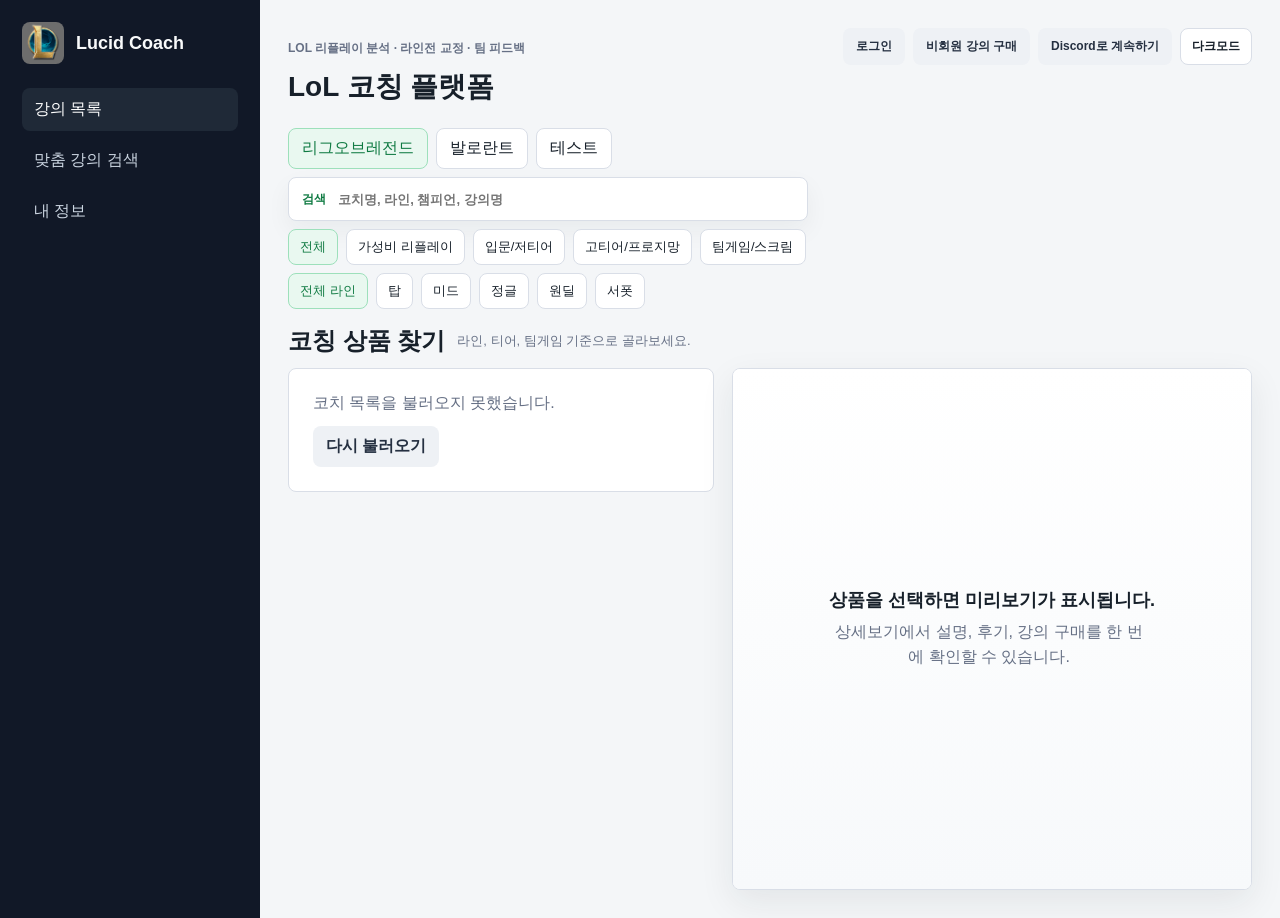
<file: docs/index.html>
﻿<!doctype html>
<html lang="ko">
<head>
  <meta charset="utf-8">
  <meta name="viewport" content="width=device-width, initial-scale=1">
  <title>Lucid Coach</title>
  <link rel="stylesheet" href="styles.css">
</head>
<body>
  <div class="app-shell">
    <aside class="sidebar">
      <button class="brand" id="homeLogo" type="button" aria-label="홈으로 이동">
        <img src="assets/logo.jpg" alt="">
        <div>
          <strong>Lucid Coach</strong>
        </div>
      </button>
      <nav class="nav" aria-label="main">
        <button class="nav-item active" data-view="market" id="navMarket"></button>
        <button class="nav-item" data-action="coachSearch" id="navCoachSearch" type="button">맞춤 강의 검색</button>
        <button class="nav-item" data-view="student" id="navStudent"></button>
      </nav>
      <section class="side-role-menu" id="sideRoleMenu" hidden></section>
      <section class="side-coaches" aria-label="코치 목록">
        <span class="label">코치 목록</span>
        <div id="sideCoachList"></div>
      </section>
      <div class="side-panel">
        <span class="label" id="sideLabel"></span>
        <p id="sideCopy"></p>
      </div>
    </aside>

    <main class="main">
      <section class="topbar">
        <div>
          <p class="eyebrow" id="heroEyebrow"></p>
          <h1 id="heroTitle"></h1>
        </div>
        <div class="topbar-actions">
          <div class="user-actions">
            <button class="secondary user-action" id="loginOpenBtn" type="button">로그인</button>
            <button class="secondary user-action" id="guestBuyOpenBtn" type="button">비회원 강의 구매</button>
            <button class="secondary user-action" id="discordConnectBtn" type="button" hidden>Discord 연결</button>
            <button class="theme-toggle" id="themeToggleBtn" type="button" aria-pressed="false">다크모드</button>
          </div>
          <details class="admin-menu" hidden>
            <summary>관리</summary>
            <div>
              <button type="button" data-admin-view="bookings" id="navBookings"></button>
              <button type="button" data-admin-view="admin" id="navAdmin"></button>
              <button type="button" data-admin-view="users" id="navUsers">회원 관리</button>
            </div>
          </details>
        </div>
      </section>

      <section class="view active" id="marketView">
        <div class="toolbar">
          <div class="tabs" id="categoryTabs"></div>
        </div>
        <div class="filter-block">
          <label class="search">
            <span id="searchLabel"></span>
            <input id="searchInput" type="search">
          </label>
          <div class="filter-row" id="typeTabs"></div>
          <div class="filter-row" id="segmentTabs"></div>
        </div>
        <section class="featured-section" id="featuredSection">
          <div class="market-head">
            <h2 id="featuredTitle"></h2>
            <span id="featuredHint"></span>
          </div>
          <div class="featured-grid" id="featuredList"></div>
        </section>
        <div class="market-head list-head">
          <h2 id="expertTitle"></h2>
          <span id="expertHint"></span>
        </div>
        <div class="layout">
          <section class="coach-list" id="coachList"></section>
          <section class="detail-panel" id="coachDetail"></section>
        </div>
      </section>

      <section class="view" id="studentView">
        <div class="section-head student-head">
          <div>
            <p class="eyebrow">수강생 화면</p>
            <h2>내 강의 홈</h2>
          </div>
          <div class="student-balance">
            <span>사용 가능 포인트</span>
            <strong>0원</strong>
          </div>
        </div>
        <div class="student-dashboard" id="studentViewContent"></div>
      </section>

      <section class="view" id="bookingsView">
        <div class="section-head">
          <div>
            <p class="eyebrow" id="bookingEyebrow"></p>
            <h2 id="bookingTitle"></h2>
          </div>
          <button class="secondary" id="clearBookingsBtn"></button>
        </div>
        <div class="booking-tools">
          <select id="bookingStatusFilter"></select>
          <input id="bookingSearchInput" type="search" placeholder="수강생 또는 코치명 검색">
        </div>
        <div class="table-wrap">
          <table>
            <thead>
              <tr>
                <th id="thStatus"></th>
                <th id="thStudent"></th>
                <th id="thLesson"></th>
                <th id="thTime"></th>
                <th id="thContact"></th>
                <th id="thMemo"></th>
                <th>처리</th>
              </tr>
            </thead>
            <tbody id="bookingRows"></tbody>
          </table>
        </div>
        <section class="booking-detail-panel" id="bookingDetail" hidden></section>
        <section class="refund-admin-panel" id="refundAdminPanel"></section>
      </section>

      <section class="view" id="adminView">
        <div class="section-head">
          <div>
            <p class="eyebrow" id="adminEyebrow"></p>
            <h2 id="adminTitle"></h2>
          </div>
        </div>
        <div class="booking-tools admin-coach-tools">
          <input id="adminCoachSearchInput" type="search" placeholder="코치명 또는 코치 키 검색" aria-label="코치 검색">
          <button class="secondary" id="reloadAdminCoachSettingsBtn" type="button">새로고침</button>
        </div>
        <form class="admin-form" id="coachForm">
          <input type="hidden" id="coachId">
          <label hidden><span id="labelCategory"></span>
            <select id="coachCategory">
              <option value="league" id="optLeague"></option>
              <option value="valorant" id="optValorant"></option>
              <option value="academy" id="optAcademy"></option>
            </select>
          </label>
          <label hidden><span id="labelName"></span><input id="coachName"></label>
          <label hidden><span id="labelTagline"></span><input id="coachTagline"></label>
          <div class="price-builder" hidden>
            <label><span>가격</span><input id="coachPriceAmount" inputmode="numeric" placeholder="예: 70000"></label>
            <label><span>기준</span>
              <select id="coachPriceUnitType">
                <option value="time">시간</option>
                <option value="game">게임</option>
              </select>
            </label>
            <label><span>단위</span>
              <select id="coachPriceUnit"></select>
            </label>
            <input id="coachPrice" type="hidden">
          </div>
          <fieldset class="choice-field" hidden>
            <legend id="labelPurpose"></legend>
            <div class="choice-grid" id="coachPurposeChoices"></div>
          </fieldset>
          <fieldset class="choice-field" hidden>
            <legend id="labelRoles"></legend>
            <div class="choice-stack" id="coachRoleChoices"></div>
          </fieldset>
          <input id="coachImage" type="hidden">
          <input id="coachFeaturedImage" type="hidden">
          <input id="coachDetailImage" type="hidden">
          <label class="image-position-raw" hidden><span id="labelImagePosition"></span><input id="coachImagePosition" readonly></label>
          <div class="image-upload-grid wide" hidden>
            <div class="image-upload-card">
              <label><span>상단 추천 이미지 <small>엠버서더/최우수 노출용 · 권장 1200x675</small></span><input id="coachFeaturedImageFile" type="file" accept="image/*"></label>
              <div class="image-preview banner-preview">
                <div class="image-preview-frame banner" id="coachFeaturedImagePreview"></div>
                <span>추천 상단 카드에 표시</span>
              </div>
              <button type="button" class="secondary image-crop-button" id="openFeaturedCropBtn">상단 추천 이미지 범위 지정</button>
            </div>
            <div class="image-upload-card">
              <label><span>일반 목록 이미지 <small>목록 카드용 · 권장 520x520</small></span><input id="coachImageFile" type="file" accept="image/*"></label>
              <div class="image-preview thumbnail-preview">
                <div class="image-preview-frame" id="coachImagePreview"></div>
                <span>상품 목록 카드에 표시</span>
              </div>
              <button type="button" class="secondary image-crop-button" id="openCropBtn">일반 목록 이미지 범위 지정</button>
            </div>
            <div class="image-upload-card">
              <label><span>상세 설명 이미지 <small>상세 패널용 · 권장 1200x675</small></span><input id="coachDetailImageFile" type="file" accept="image/*"></label>
              <div class="image-preview banner-preview">
                <div class="image-preview-frame banner" id="coachDetailImagePreview"></div>
                <span>오른쪽 상세 화면에 표시</span>
              </div>
              <button type="button" class="secondary image-crop-button" id="openDetailCropBtn">상세 설명 이미지 범위 지정</button>
            </div>
          </div>
          <div class="admin-selected-coach" id="adminSelectedCoach">코치 목록에서 관리할 코치를 선택하세요.</div>
          <fieldset class="choice-field">
            <legend id="labelBadges"></legend>
            <div class="badge-picker">
              <select id="coachBadgeSelect"></select>
              <button type="button" class="secondary" id="addCoachBadgeBtn">추가</button>
            </div>
            <div class="choice-grid" id="coachBadgeChoices"></div>
          </fieldset>
          <label><span>강의 수수료율 (%)</span><input id="coachCommissionRate" type="number" min="0" max="100" step="1" inputmode="numeric" placeholder="예: 10"></label>
          <label class="wide"><span>특이사항</span><textarea id="coachAdminNote" rows="4" maxlength="2000" placeholder="관리자만 보는 메모"></textarea></label>
          <label class="wide" hidden><span id="labelBio"></span><textarea id="coachBio" rows="4"></textarea></label>
          <div class="form-actions">
            <button type="submit" class="primary" id="saveCoachBtn"></button>
            <span class="save-status" id="coachSaveStatus" aria-live="polite"></span>
          </div>
        </form>
        <div class="admin-list" id="adminCoachList"></div>
      </section>

      <section class="view" id="usersView">
        <div class="section-head">
          <div>
            <p class="eyebrow">관리자 화면</p>
            <h2>회원 관리</h2>
          </div>
          <button class="secondary" id="reloadUsersBtn" type="button">새로고침</button>
        </div>
        <div class="booking-tools user-tools">
          <input id="userSearchInput" type="search" placeholder="닉네임, 이메일, 코치명 검색" aria-label="회원 검색">
        </div>
        <div class="table-wrap">
          <table>
            <thead>
              <tr>
                <th>닉네임</th>
                <th>이메일</th>
                <th>권한</th>
                <th>Discord</th>
                <th>처리</th>
              </tr>
            </thead>
            <tbody id="userRows"></tbody>
          </table>
        </div>
        <div class="section-head compact-head">
          <div>
            <p class="eyebrow">신청 확인</p>
            <h2>코치 등록 요청</h2>
          </div>
        </div>
        <div class="table-wrap">
          <table>
            <thead>
              <tr>
                <th>신청자</th>
                <th>코치명</th>
                <th>소개</th>
                <th>상태</th>
                <th>처리</th>
              </tr>
            </thead>
            <tbody id="coachRequestRows"></tbody>
          </table>
        </div>
      </section>

      <section class="view" id="coachApplyView">
        <div class="section-head">
          <div>
            <p class="eyebrow">코치 등록</p>
            <h2>코치 등록 요청</h2>
          </div>
        </div>
        <form class="admin-form coach-apply-form" id="coachApplyForm">
          <label>코치 이름<input name="coachName" required placeholder="예: 루시드 코치"></label>
          <label>게임<input name="game" value="리그오브레전드"></label>
          <label>주 포지션 / 전문 분야<input name="mainRole" placeholder="예: 미드, 정글, 라인전, 팀게임"></label>
          <label>현재 티어 / 경력<input name="tier" placeholder="예: 마스터, 팀 코치 경험 1년"></label>
          <label>희망 가격<input name="price" placeholder="예: 30,000원 / 1게임"></label>
          <label>연락처<input name="contact" required placeholder="디스코드 또는 이메일"></label>
          <label class="wide">한 줄 소개<textarea name="intro" required rows="3" placeholder="예: 미드 라인전과 로밍 타이밍을 빠르게 잡아드립니다."></textarea></label>
          <label class="wide">관리자에게 남길 내용<textarea name="sample" rows="5" placeholder="코칭 방식, 가능 시간, 대표 챔피언, 경력 등을 적어주세요."></textarea></label>
          <div class="form-actions">
            <button class="primary" type="submit" id="coachApplySubmitBtn">요청 보내기</button>
            <span class="save-status" id="coachApplyStatus" aria-live="polite"></span>
          </div>
        </form>
      </section>

      <section class="view" id="coachSelfView">
        <div class="section-head coach-self-head">
          <div>
            <p class="eyebrow">코치 개인 화면</p>
            <h2>내 강의 관리</h2>
          </div>
          <div class="coach-self-tabs" id="coachSelfTabs"></div>
        </div>
        <div class="coach-self-layout">
          <section class="coach-self-preview">
            <div class="market-head">
              <h2 id="coachSelfName">코치 선택</h2>
              <span id="coachSelfHint">강의를 선택하면 오른쪽에서 수정합니다.</span>
            </div>
            <div id="coachSelfProfile"></div>
            <div id="coachAvailabilityPanel"></div>
          </section>
          <section class="coach-self-editor" id="coachSelfEditor">
            <div class="detail-empty">
              <strong>강의를 선택해주세요.</strong>
              <span>선택한 코치의 강의만 여기에서 개별 수정할 수 있습니다.</span>
            </div>
          </section>
        </div>
      </section>
    </main>
  </div>

  <template id="bookingFormTemplate">
    <form class="booking-form" id="bookingForm">
      <input name="student" type="hidden">
      <div class="booking-student-auto" id="bookingStudentAuto" hidden></div>
      <label><span id="bookingContactLabel"></span><input name="contact" required></label>
      <label id="bookingTimeField"><span id="bookingTimeLabel"></span><input name="time" required></label>
      <div class="availability-picker" id="bookingAvailabilityPicker" hidden>
        <label><span>예약 가능한 시간 선택</span><select id="bookingAvailabilitySlot" name="availabilitySlotId"></select></label>
         <small>코치가 등록한 빈 시간만 선택할 수 있습니다.</small>
         <small class="booking-validation-error" id="bookingAvailabilityError" role="alert" hidden>예약 가능한 시간을 선택해주세요.</small>
      </div>
      <label><span id="bookingMemoLabel"></span><textarea name="memo" rows="3"></textarea></label>
      <button type="submit" class="primary" id="bookingSubmitBtn"></button>
    </form>
  </template>
  <div class="coach-explorer-modal" id="coachExplorerModal" hidden>
    <div class="coach-explorer-dialog" role="dialog" aria-modal="true" aria-labelledby="coachExplorerTitle">
      <button class="crop-close" id="coachExplorerCloseBtn" type="button" aria-label="닫기">×</button>
      <div class="coach-explorer-head">
        <div>
          <span id="coachExplorerMeta"></span>
          <h3 id="coachExplorerTitle">코치 목록</h3>
        </div>
        <label class="coach-explorer-search">
          <span>검색</span>
          <input id="coachExplorerSearch" type="search" placeholder="코치명, 라인, 강의명">
        </label>
      </div>
      <div class="coach-explorer-filters">
        <div id="coachExplorerRoleFilters"></div>
        <div id="coachExplorerTierFilters"></div>
      </div>
      <div class="coach-explorer-grid" id="coachExplorerGrid"></div>
    </div>
  </div>
  <div class="lesson-detail-modal" id="lessonDetailModal" hidden>
    <div class="lesson-detail-dialog" role="dialog" aria-modal="true" aria-labelledby="lessonDetailTitle">
      <button class="crop-close" id="lessonDetailCloseBtn" type="button" aria-label="닫기">×</button>
      <div id="lessonDetailBody"></div>
    </div>
  </div>
  <div class="auth-modal" id="authModal" hidden>
    <div class="auth-dialog" role="dialog" aria-modal="true" aria-labelledby="authTitle">
      <button class="crop-close" id="authCloseBtn" type="button" aria-label="닫기">×</button>
      <div class="auth-tabs">
        <button type="button" class="active" data-auth-mode="login">로그인</button>
        <button type="button" data-auth-mode="signup">회원가입</button>
        <button type="button" data-auth-mode="guest">비회원 강의 구매</button>
      </div>
      <div id="authBody"></div>
    </div>
  </div>
  <div class="crop-modal" id="cropModal" hidden>
    <div class="crop-dialog">
      <button class="crop-close" id="cropCloseBtn" type="button" aria-label="닫기">×</button>
      <h3 id="cropTitle">이미지 범위 지정</h3>
      <div class="crop-stage">
        <img id="cropImage" alt="">
        <div class="crop-box" id="cropBox"></div>
      </div>
      <div class="crop-controls">
        <label><span>가로</span><input id="cropX" type="range" min="0" max="100" value="50"></label>
        <label><span>세로</span><input id="cropY" type="range" min="0" max="100" value="50"></label>
        <label><span>줌</span><input id="cropSize" type="range" min="18" max="100" value="70"></label>
      </div>
      <button type="button" class="primary" id="applyCropBtn">적용하기</button>
    </div>
  </div>

  <script src="https://js.tosspayments.com/v2/standard"></script>
  <script type="module" src="app.js?v=20260822-6c"></script>
</body>
</html>
</file>
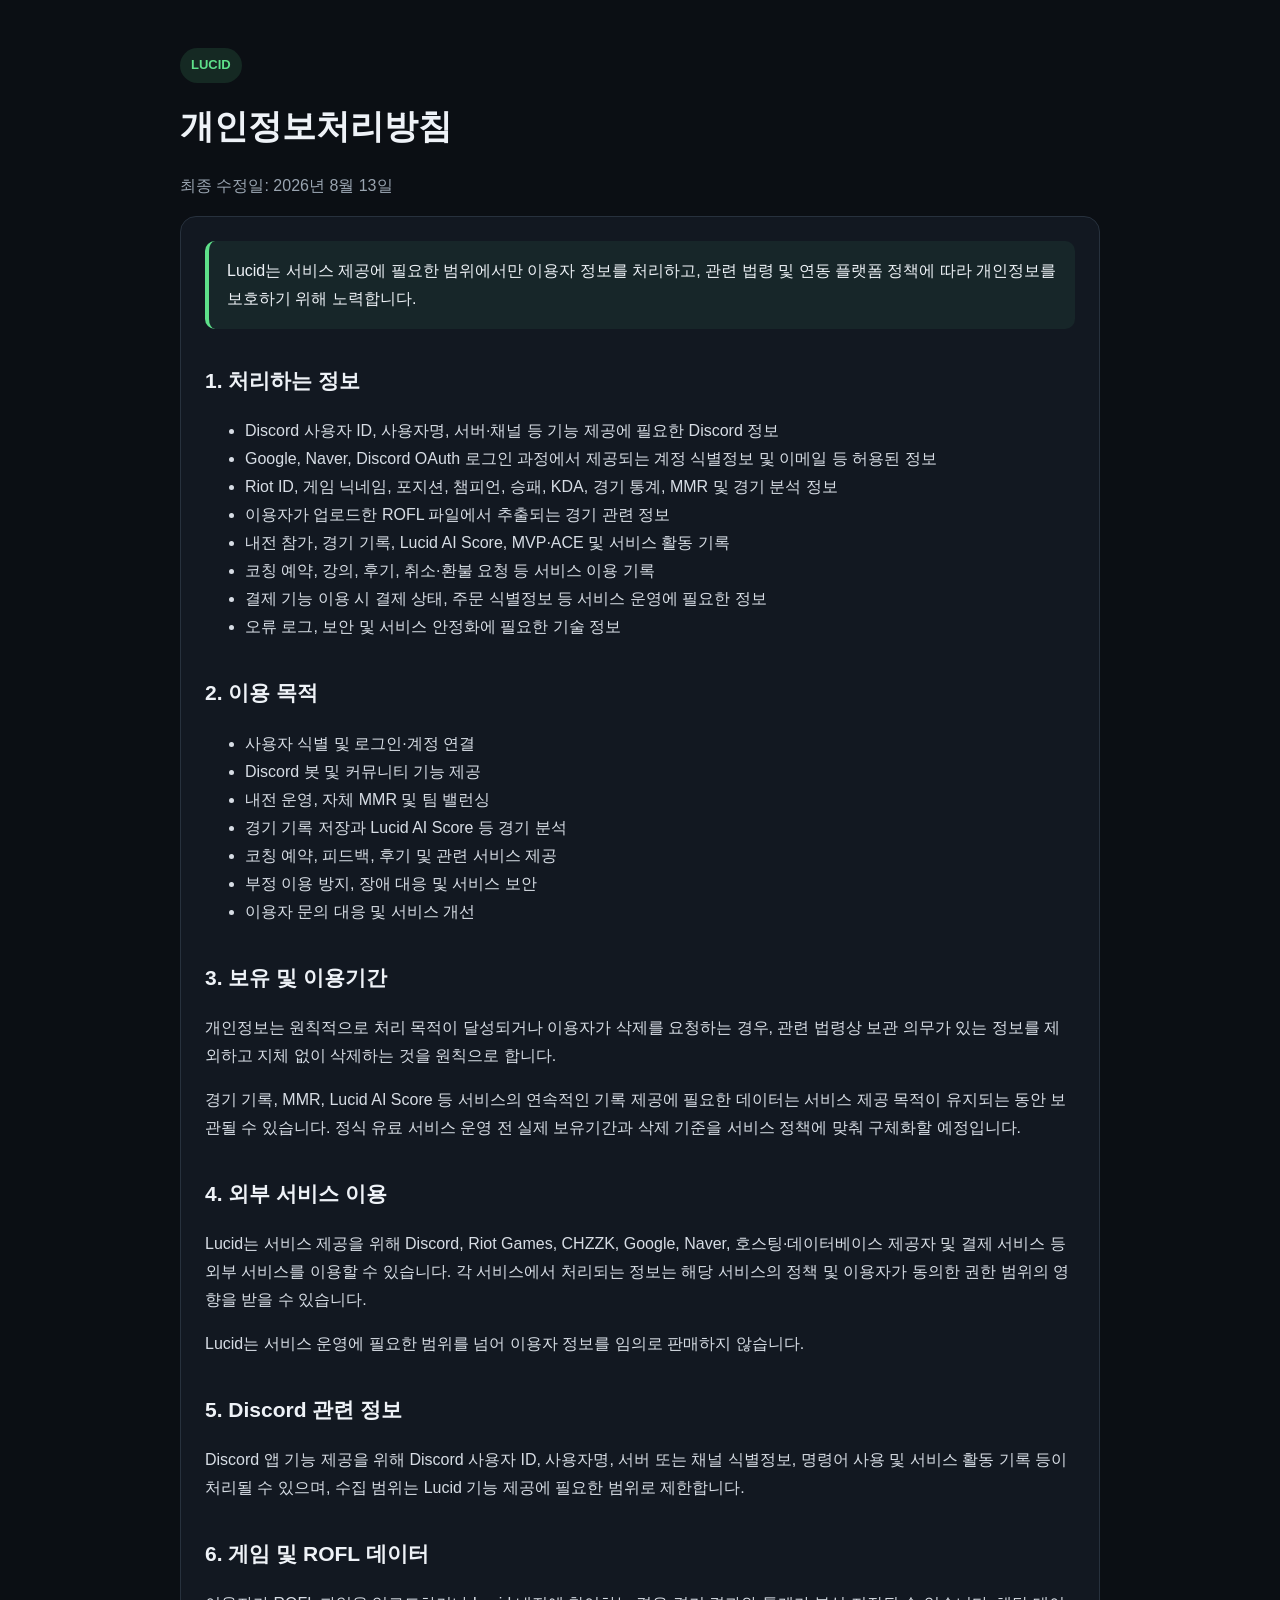
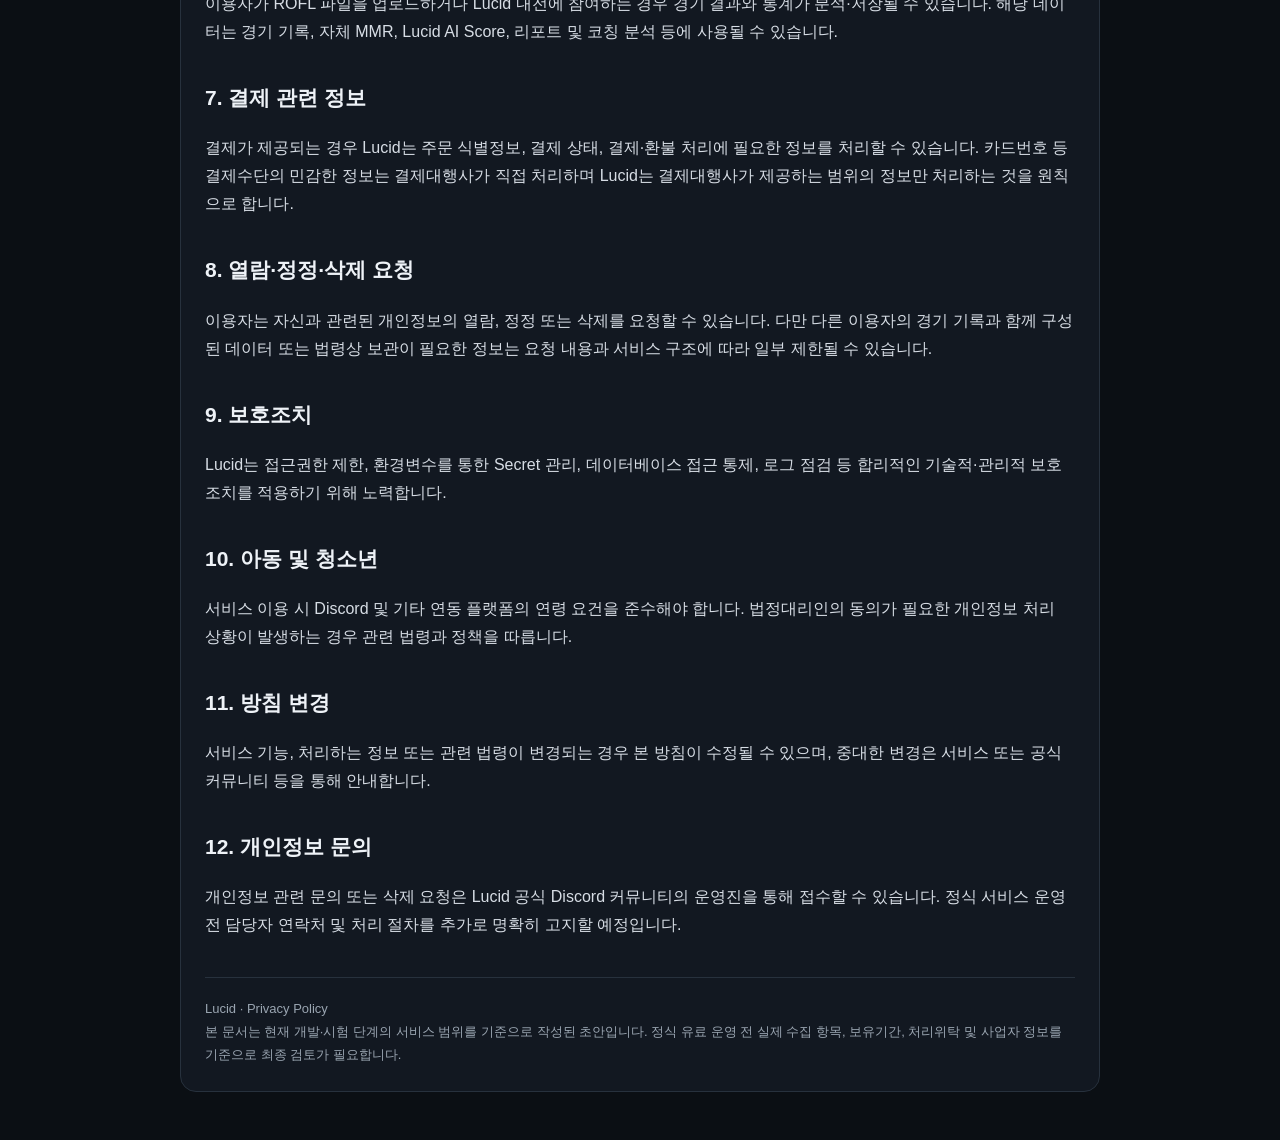
<file: privacy.html>
<!doctype html><html lang="ko"><head><meta charset="utf-8"><meta name="viewport" content="width=device-width,initial-scale=1"><title>Lucid 개인정보처리방침</title><style>
body{margin:0;background:#0b0f14;color:#eef2f7;font-family:-apple-system,BlinkMacSystemFont,"Segoe UI","Noto Sans KR",Arial,sans-serif;line-height:1.75}
main{width:min(920px,calc(100% - 32px));margin:48px auto}
.card{background:#121821;border:1px solid #27313d;border-radius:16px;padding:24px}
h1{font-size:34px;margin:14px 0 6px}h2{font-size:21px;margin-top:34px}
p,li{color:#d7dde5}.muted{color:#9aa5b1}.badge{display:inline-block;padding:6px 11px;border-radius:999px;background:rgba(94,224,138,.12);color:#5ee08a;font-weight:700;font-size:13px}
.notice{padding:16px 18px;border-left:4px solid #5ee08a;background:rgba(94,224,138,.07);border-radius:10px}
footer{margin-top:38px;padding-top:20px;border-top:1px solid #27313d;color:#9aa5b1;font-size:13px}
</style></head><body><main>
<span class="badge">LUCID</span><h1>개인정보처리방침</h1><p class="muted">최종 수정일: 2026년 8월 13일</p>
<div class="card">
<div class="notice">Lucid는 서비스 제공에 필요한 범위에서만 이용자 정보를 처리하고, 관련 법령 및 연동 플랫폼 정책에 따라 개인정보를 보호하기 위해 노력합니다.</div>

<h2>1. 처리하는 정보</h2>
<ul>
<li>Discord 사용자 ID, 사용자명, 서버·채널 등 기능 제공에 필요한 Discord 정보</li>
<li>Google, Naver, Discord OAuth 로그인 과정에서 제공되는 계정 식별정보 및 이메일 등 허용된 정보</li>
<li>Riot ID, 게임 닉네임, 포지션, 챔피언, 승패, KDA, 경기 통계, MMR 및 경기 분석 정보</li>
<li>이용자가 업로드한 ROFL 파일에서 추출되는 경기 관련 정보</li>
<li>내전 참가, 경기 기록, Lucid AI Score, MVP·ACE 및 서비스 활동 기록</li>
<li>코칭 예약, 강의, 후기, 취소·환불 요청 등 서비스 이용 기록</li>
<li>결제 기능 이용 시 결제 상태, 주문 식별정보 등 서비스 운영에 필요한 정보</li>
<li>오류 로그, 보안 및 서비스 안정화에 필요한 기술 정보</li>
</ul>

<h2>2. 이용 목적</h2>
<ul>
<li>사용자 식별 및 로그인·계정 연결</li>
<li>Discord 봇 및 커뮤니티 기능 제공</li>
<li>내전 운영, 자체 MMR 및 팀 밸런싱</li>
<li>경기 기록 저장과 Lucid AI Score 등 경기 분석</li>
<li>코칭 예약, 피드백, 후기 및 관련 서비스 제공</li>
<li>부정 이용 방지, 장애 대응 및 서비스 보안</li>
<li>이용자 문의 대응 및 서비스 개선</li>
</ul>

<h2>3. 보유 및 이용기간</h2>
<p>개인정보는 원칙적으로 처리 목적이 달성되거나 이용자가 삭제를 요청하는 경우, 관련 법령상 보관 의무가 있는 정보를 제외하고 지체 없이 삭제하는 것을 원칙으로 합니다.</p>
<p>경기 기록, MMR, Lucid AI Score 등 서비스의 연속적인 기록 제공에 필요한 데이터는 서비스 제공 목적이 유지되는 동안 보관될 수 있습니다. 정식 유료 서비스 운영 전 실제 보유기간과 삭제 기준을 서비스 정책에 맞춰 구체화할 예정입니다.</p>

<h2>4. 외부 서비스 이용</h2>
<p>Lucid는 서비스 제공을 위해 Discord, Riot Games, CHZZK, Google, Naver, 호스팅·데이터베이스 제공자 및 결제 서비스 등 외부 서비스를 이용할 수 있습니다. 각 서비스에서 처리되는 정보는 해당 서비스의 정책 및 이용자가 동의한 권한 범위의 영향을 받을 수 있습니다.</p>
<p>Lucid는 서비스 운영에 필요한 범위를 넘어 이용자 정보를 임의로 판매하지 않습니다.</p>

<h2>5. Discord 관련 정보</h2>
<p>Discord 앱 기능 제공을 위해 Discord 사용자 ID, 사용자명, 서버 또는 채널 식별정보, 명령어 사용 및 서비스 활동 기록 등이 처리될 수 있으며, 수집 범위는 Lucid 기능 제공에 필요한 범위로 제한합니다.</p>

<h2>6. 게임 및 ROFL 데이터</h2>
<p>이용자가 ROFL 파일을 업로드하거나 Lucid 내전에 참여하는 경우 경기 결과와 통계가 분석·저장될 수 있습니다. 해당 데이터는 경기 기록, 자체 MMR, Lucid AI Score, 리포트 및 코칭 분석 등에 사용될 수 있습니다.</p>

<h2>7. 결제 관련 정보</h2>
<p>결제가 제공되는 경우 Lucid는 주문 식별정보, 결제 상태, 결제·환불 처리에 필요한 정보를 처리할 수 있습니다. 카드번호 등 결제수단의 민감한 정보는 결제대행사가 직접 처리하며 Lucid는 결제대행사가 제공하는 범위의 정보만 처리하는 것을 원칙으로 합니다.</p>

<h2>8. 열람·정정·삭제 요청</h2>
<p>이용자는 자신과 관련된 개인정보의 열람, 정정 또는 삭제를 요청할 수 있습니다. 다만 다른 이용자의 경기 기록과 함께 구성된 데이터 또는 법령상 보관이 필요한 정보는 요청 내용과 서비스 구조에 따라 일부 제한될 수 있습니다.</p>

<h2>9. 보호조치</h2>
<p>Lucid는 접근권한 제한, 환경변수를 통한 Secret 관리, 데이터베이스 접근 통제, 로그 점검 등 합리적인 기술적·관리적 보호조치를 적용하기 위해 노력합니다.</p>

<h2>10. 아동 및 청소년</h2>
<p>서비스 이용 시 Discord 및 기타 연동 플랫폼의 연령 요건을 준수해야 합니다. 법정대리인의 동의가 필요한 개인정보 처리 상황이 발생하는 경우 관련 법령과 정책을 따릅니다.</p>

<h2>11. 방침 변경</h2>
<p>서비스 기능, 처리하는 정보 또는 관련 법령이 변경되는 경우 본 방침이 수정될 수 있으며, 중대한 변경은 서비스 또는 공식 커뮤니티 등을 통해 안내합니다.</p>

<h2>12. 개인정보 문의</h2>
<p>개인정보 관련 문의 또는 삭제 요청은 Lucid 공식 Discord 커뮤니티의 운영진을 통해 접수할 수 있습니다. 정식 서비스 운영 전 담당자 연락처 및 처리 절차를 추가로 명확히 고지할 예정입니다.</p>

<footer>Lucid · Privacy Policy<br>본 문서는 현재 개발·시험 단계의 서비스 범위를 기준으로 작성된 초안입니다. 정식 유료 운영 전 실제 수집 항목, 보유기간, 처리위탁 및 사업자 정보를 기준으로 최종 검토가 필요합니다.</footer>
</div></main></body></html>
</file>
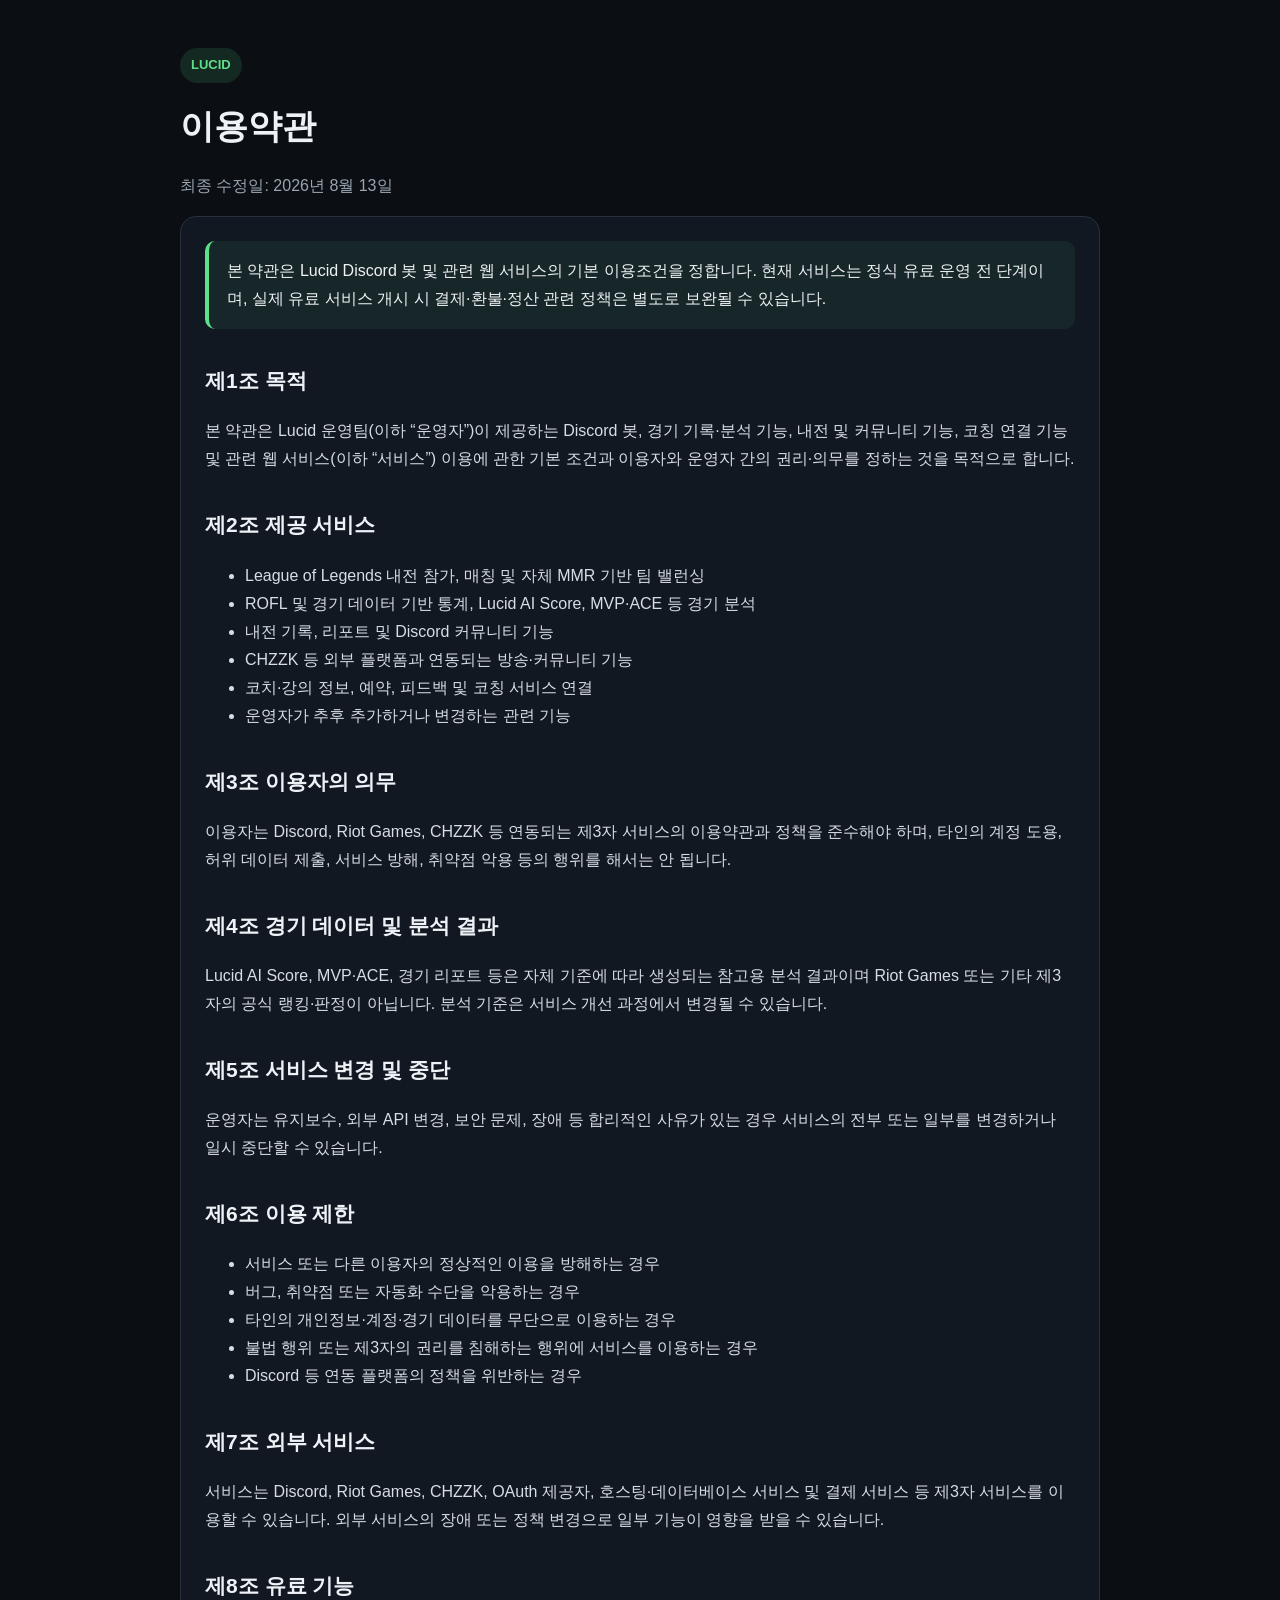
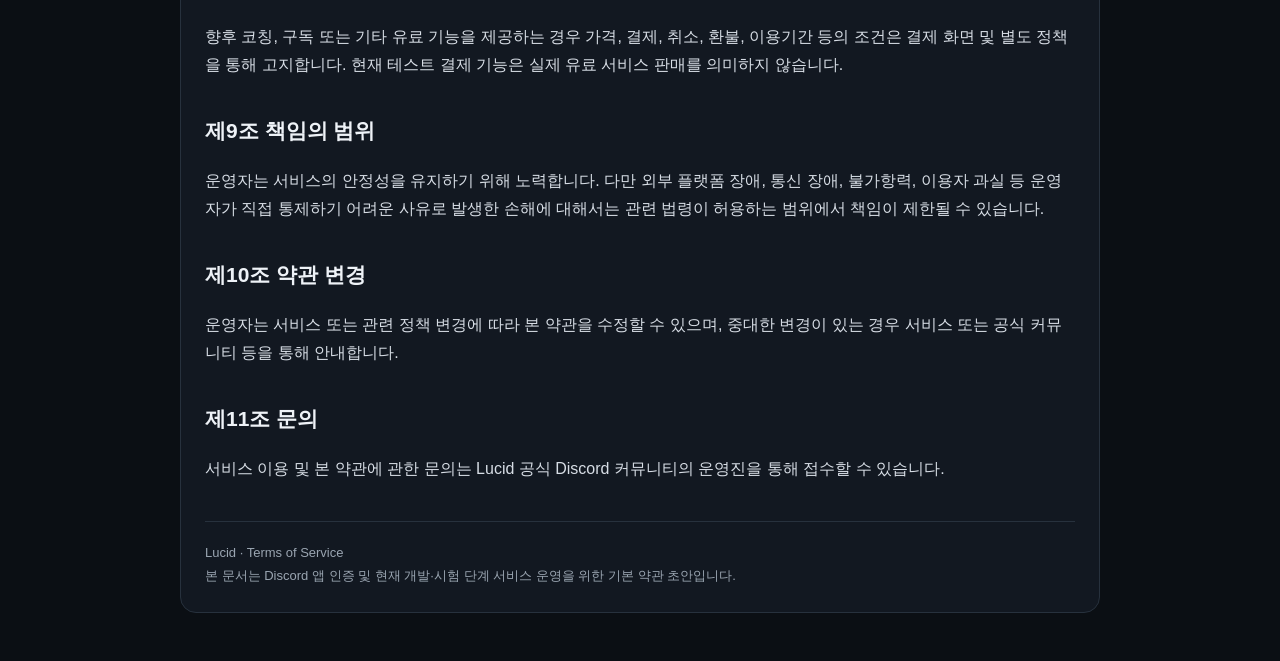
<file: terms.html>
<!doctype html><html lang="ko"><head><meta charset="utf-8"><meta name="viewport" content="width=device-width,initial-scale=1"><title>Lucid 이용약관</title><style>
body{margin:0;background:#0b0f14;color:#eef2f7;font-family:-apple-system,BlinkMacSystemFont,"Segoe UI","Noto Sans KR",Arial,sans-serif;line-height:1.75}
main{width:min(920px,calc(100% - 32px));margin:48px auto}
.card{background:#121821;border:1px solid #27313d;border-radius:16px;padding:24px}
h1{font-size:34px;margin:14px 0 6px}h2{font-size:21px;margin-top:34px}
p,li{color:#d7dde5}.muted{color:#9aa5b1}.badge{display:inline-block;padding:6px 11px;border-radius:999px;background:rgba(94,224,138,.12);color:#5ee08a;font-weight:700;font-size:13px}
.notice{padding:16px 18px;border-left:4px solid #5ee08a;background:rgba(94,224,138,.07);border-radius:10px}
footer{margin-top:38px;padding-top:20px;border-top:1px solid #27313d;color:#9aa5b1;font-size:13px}
</style></head><body><main>
<span class="badge">LUCID</span><h1>이용약관</h1><p class="muted">최종 수정일: 2026년 8월 13일</p>
<div class="card">
<div class="notice">본 약관은 Lucid Discord 봇 및 관련 웹 서비스의 기본 이용조건을 정합니다. 현재 서비스는 정식 유료 운영 전 단계이며, 실제 유료 서비스 개시 시 결제·환불·정산 관련 정책은 별도로 보완될 수 있습니다.</div>

<h2>제1조 목적</h2>
<p>본 약관은 Lucid 운영팀(이하 “운영자”)이 제공하는 Discord 봇, 경기 기록·분석 기능, 내전 및 커뮤니티 기능, 코칭 연결 기능 및 관련 웹 서비스(이하 “서비스”) 이용에 관한 기본 조건과 이용자와 운영자 간의 권리·의무를 정하는 것을 목적으로 합니다.</p>

<h2>제2조 제공 서비스</h2>
<ul>
<li>League of Legends 내전 참가, 매칭 및 자체 MMR 기반 팀 밸런싱</li>
<li>ROFL 및 경기 데이터 기반 통계, Lucid AI Score, MVP·ACE 등 경기 분석</li>
<li>내전 기록, 리포트 및 Discord 커뮤니티 기능</li>
<li>CHZZK 등 외부 플랫폼과 연동되는 방송·커뮤니티 기능</li>
<li>코치·강의 정보, 예약, 피드백 및 코칭 서비스 연결</li>
<li>운영자가 추후 추가하거나 변경하는 관련 기능</li>
</ul>

<h2>제3조 이용자의 의무</h2>
<p>이용자는 Discord, Riot Games, CHZZK 등 연동되는 제3자 서비스의 이용약관과 정책을 준수해야 하며, 타인의 계정 도용, 허위 데이터 제출, 서비스 방해, 취약점 악용 등의 행위를 해서는 안 됩니다.</p>

<h2>제4조 경기 데이터 및 분석 결과</h2>
<p>Lucid AI Score, MVP·ACE, 경기 리포트 등은 자체 기준에 따라 생성되는 참고용 분석 결과이며 Riot Games 또는 기타 제3자의 공식 랭킹·판정이 아닙니다. 분석 기준은 서비스 개선 과정에서 변경될 수 있습니다.</p>

<h2>제5조 서비스 변경 및 중단</h2>
<p>운영자는 유지보수, 외부 API 변경, 보안 문제, 장애 등 합리적인 사유가 있는 경우 서비스의 전부 또는 일부를 변경하거나 일시 중단할 수 있습니다.</p>

<h2>제6조 이용 제한</h2>
<ul>
<li>서비스 또는 다른 이용자의 정상적인 이용을 방해하는 경우</li>
<li>버그, 취약점 또는 자동화 수단을 악용하는 경우</li>
<li>타인의 개인정보·계정·경기 데이터를 무단으로 이용하는 경우</li>
<li>불법 행위 또는 제3자의 권리를 침해하는 행위에 서비스를 이용하는 경우</li>
<li>Discord 등 연동 플랫폼의 정책을 위반하는 경우</li>
</ul>

<h2>제7조 외부 서비스</h2>
<p>서비스는 Discord, Riot Games, CHZZK, OAuth 제공자, 호스팅·데이터베이스 서비스 및 결제 서비스 등 제3자 서비스를 이용할 수 있습니다. 외부 서비스의 장애 또는 정책 변경으로 일부 기능이 영향을 받을 수 있습니다.</p>

<h2>제8조 유료 기능</h2>
<p>향후 코칭, 구독 또는 기타 유료 기능을 제공하는 경우 가격, 결제, 취소, 환불, 이용기간 등의 조건은 결제 화면 및 별도 정책을 통해 고지합니다. 현재 테스트 결제 기능은 실제 유료 서비스 판매를 의미하지 않습니다.</p>

<h2>제9조 책임의 범위</h2>
<p>운영자는 서비스의 안정성을 유지하기 위해 노력합니다. 다만 외부 플랫폼 장애, 통신 장애, 불가항력, 이용자 과실 등 운영자가 직접 통제하기 어려운 사유로 발생한 손해에 대해서는 관련 법령이 허용하는 범위에서 책임이 제한될 수 있습니다.</p>

<h2>제10조 약관 변경</h2>
<p>운영자는 서비스 또는 관련 정책 변경에 따라 본 약관을 수정할 수 있으며, 중대한 변경이 있는 경우 서비스 또는 공식 커뮤니티 등을 통해 안내합니다.</p>

<h2>제11조 문의</h2>
<p>서비스 이용 및 본 약관에 관한 문의는 Lucid 공식 Discord 커뮤니티의 운영진을 통해 접수할 수 있습니다.</p>

<footer>Lucid · Terms of Service<br>본 문서는 Discord 앱 인증 및 현재 개발·시험 단계 서비스 운영을 위한 기본 약관 초안입니다.</footer>
</div></main></body></html>
</file>
<file: docs/styles.css>
:root {
  --bg: #f4f6f8;
  --panel: #ffffff;
  --panel-2: #f9fafb;
  --text: #17202a;
  --muted: #667085;
  --line: #d9dee7;
  --brand: #18a058;
  --brand-dark: #0f7a42;
  --danger: #d33f49;
  --blue: #2f6fed;
  --shadow: 0 12px 34px rgba(21, 32, 43, 0.08);
}

body[data-theme="dark"] {
  --bg: #0f172a;
  --panel: #172033;
  --panel-2: #111827;
  --text: #e5e7eb;
  --muted: #9ca3af;
  --line: #334155;
  --brand: #3b82f6;
  --brand-dark: #93c5fd;
  --blue: #60a5fa;
  --shadow: 0 16px 38px rgba(0, 0, 0, 0.34);
}

* { box-sizing: border-box; }
[hidden] { display: none !important; }
body {
  margin: 0;
  background: var(--bg);
  color: var(--text);
  font-family: Inter, Pretendard, "Segoe UI", Arial, sans-serif;
  letter-spacing: 0;
  color-scheme: light;
}
body[data-theme="dark"] { color-scheme: dark; }
body[data-theme="dark"] img {
  color-scheme: dark;
}
button, input, select, textarea {
  font: inherit;
}
button {
  border: 0;
  cursor: pointer;
}
.app-shell {
  display: grid;
  grid-template-columns: 260px minmax(0, 1fr);
  min-height: 100vh;
}
.sidebar {
  background: #111827;
  color: #f9fafb;
  padding: 22px;
  display: flex;
  flex-direction: column;
  gap: 24px;
}
.brand {
  display: flex;
  align-items: center;
  gap: 12px;
  width: 100%;
  padding: 0;
  border: 0;
  background: transparent;
  color: inherit;
  text-align: left;
  cursor: pointer;
}
.brand:hover strong { color: #ffffff; }
.brand:focus-visible {
  outline: 2px solid #9de0bb;
  outline-offset: 4px;
  border-radius: 8px;
}
.brand img {
  width: 42px;
  height: 42px;
  border-radius: 8px;
  object-fit: cover;
}
.brand strong { display: block; font-size: 18px; }
.brand span { color: #a7b0bf; font-size: 13px; }
.nav {
  display: grid;
  gap: 8px;
}
.nav-item {
  text-align: left;
  color: #cbd5e1;
  background: transparent;
  padding: 11px 12px;
  border-radius: 8px;
}
.nav-item.active, .nav-item:hover {
  background: #1f2937;
  color: #ffffff;
}
.side-role-menu {
  display: grid;
  gap: 8px;
  margin-top: 4px;
}
.role-menu-button {
  width: 100%;
  text-align: left;
  color: #cbd5e1;
  background: transparent;
  padding: 11px 12px;
  border-radius: 8px;
  font-weight: 800;
}
.role-menu-button.active,
.role-menu-button:hover {
  background: #1f2937;
  color: #ffffff;
}
.side-coaches {
  display: grid;
  gap: 8px;
}
.side-coaches .label {
  color: #94a3b8;
}
.side-coaches > div {
  display: grid;
  gap: 8px;
}
.coach-explorer-open,
.selected-side-coach {
  width: 100%;
  display: grid;
  align-items: center;
  gap: 10px;
  border-radius: 8px;
  border: 1px solid rgba(148, 163, 184, 0.22);
  color: #e5e7eb;
  text-align: left;
}
.coach-explorer-open {
  grid-template-columns: minmax(0, 1fr) auto;
  padding: 12px;
  background: #1f2937;
}
.coach-explorer-open:hover {
  border-color: rgba(157, 224, 187, 0.68);
  background: #253142;
}
.coach-explorer-open span,
.selected-side-coach span {
  min-width: 0;
  display: grid;
  gap: 3px;
}
.coach-explorer-open strong,
.selected-side-coach strong {
  font-size: 14px;
  font-weight: 900;
}
.coach-explorer-open small,
.selected-side-coach small {
  color: #94a3b8;
  font-size: 12px;
  overflow: hidden;
  text-overflow: ellipsis;
  white-space: nowrap;
}
.coach-explorer-open em {
  padding: 5px 8px;
  border-radius: 999px;
  background: #e9f8f0;
  color: var(--brand-dark);
  font-size: 12px;
  font-style: normal;
  font-weight: 900;
}
.selected-side-coach {
  grid-template-columns: 38px minmax(0, 1fr);
  padding: 8px;
  background: rgba(15, 23, 42, 0.42);
}
.selected-side-coach:hover {
  background: #1f2937;
}
.selected-side-coach.active {
  border-color: rgba(157, 224, 187, 0.58);
}
.selected-side-coach img {
  width: 38px;
  height: 38px;
  border-radius: 8px;
  object-fit: cover;
  background: #111827;
}
.recent-side-coaches {
  display: grid;
  gap: 6px;
  padding-top: 4px;
}
.recent-side-coaches > span {
  color: #94a3b8;
  font-size: 12px;
  font-weight: 800;
}
.recent-side-coach {
  width: 100%;
  display: grid;
  grid-template-columns: 28px minmax(0, 1fr);
  align-items: center;
  gap: 8px;
  padding: 6px;
  border-radius: 8px;
  background: transparent;
  color: #cbd5e1;
  text-align: left;
}
.recent-side-coach:hover,
.recent-side-coach.active {
  background: rgba(31, 41, 55, 0.9);
  color: #ffffff;
}
.recent-side-coach img {
  width: 28px;
  height: 28px;
  border-radius: 7px;
  object-fit: cover;
}
.recent-side-coach strong {
  min-width: 0;
  overflow: hidden;
  text-overflow: ellipsis;
  white-space: nowrap;
  font-size: 12px;
}
.side-empty {
  margin: 0;
  color: #94a3b8;
  font-size: 13px;
}
.side-panel {
  margin-top: auto;
  background: #1f2937;
  border: 1px solid #2f3a4a;
  padding: 14px;
  border-radius: 8px;
}
.side-panel p {
  margin: 8px 0 0;
  color: #cbd5e1;
  font-size: 13px;
  line-height: 1.55;
}
.side-coaches,
.side-panel {
  display: none;
}
.label, .eyebrow {
  color: var(--muted);
  font-size: 12px;
  font-weight: 700;
  text-transform: uppercase;
}
.main {
  padding: 28px;
  min-width: 0;
}
.topbar {
  display: flex;
  justify-content: space-between;
  align-items: flex-start;
  gap: 28px;
  margin-bottom: 24px;
}
.topbar h1 {
  margin: 6px 0 0;
  font-size: 28px;
  line-height: 1.25;
  max-width: 820px;
}
.topbar-actions {
  display: grid;
  justify-items: end;
  gap: 10px;
}
.user-actions {
  display: flex;
  justify-content: flex-end;
  flex-wrap: wrap;
  gap: 8px;
}
.user-action,
.theme-toggle {
  min-height: 34px;
  border-radius: 8px;
  padding: 8px 11px;
  font-size: 12px;
  font-weight: 900;
}
.theme-toggle {
  border: 1px solid var(--line);
  background: var(--panel);
  color: var(--text);
}
.user-action.active-user {
  border: 1px solid var(--line);
  background: var(--panel);
  color: var(--brand-dark);
}
.theme-toggle[aria-pressed="true"] {
  border-color: #475569;
  background: #172033;
  color: #dbeafe;
}
.metrics {
  display: grid;
  grid-template-columns: repeat(3, 100px);
  gap: 10px;
}
.metrics div {
  background: var(--panel);
  border: 1px solid var(--line);
  border-radius: 8px;
  padding: 12px;
}
.metrics strong { display: block; font-size: 22px; }
.metrics span { color: var(--muted); font-size: 12px; }
.admin-menu {
  position: relative;
  z-index: 20;
}
.admin-menu summary {
  list-style: none;
  border: 1px solid var(--line);
  border-radius: 8px;
  background: var(--panel);
  color: var(--muted);
  padding: 8px 11px;
  font-size: 12px;
  font-weight: 900;
  cursor: pointer;
}
.admin-menu summary::-webkit-details-marker {
  display: none;
}
.admin-menu[open] summary {
  color: var(--text);
  border-color: #b7c3d4;
}
.admin-menu > div {
  position: absolute;
  right: 0;
  top: calc(100% + 8px);
  width: 180px;
  display: grid;
  gap: 6px;
  padding: 8px;
  border: 1px solid var(--line);
  border-radius: 8px;
  background: var(--panel);
  box-shadow: var(--shadow);
}
.admin-menu button {
  width: 100%;
  border-radius: 7px;
  padding: 9px 10px;
  background: transparent;
  color: var(--text);
  text-align: left;
  font-size: 13px;
  font-weight: 800;
}
.admin-menu button:hover {
  background: var(--panel-2);
  color: var(--text);
}
.view { display: none; }
.view.active { display: block; }
#adminView.active { display: flex; flex-direction: column; }
#adminView.active .admin-coach-tools { order: 1; }
#adminView.active .admin-list { order: 2; }
#adminView.active .admin-form { order: 3; }
.toolbar {
  display: flex;
  justify-content: flex-start;
  align-items: center;
  gap: 16px;
  margin-bottom: 12px;
}
.market-head {
  display: flex;
  justify-content: flex-start;
  align-items: center;
  gap: 12px;
  margin: 18px 0 12px;
}
.market-head h2 {
  margin: 0;
  font-size: 24px;
  line-height: 1.2;
}
.market-head span {
  color: var(--muted);
  font-size: 13px;
}
.featured-section {
  margin-bottom: 28px;
}
.featured-grid {
  display: grid;
  grid-template-columns: repeat(auto-fill, minmax(260px, 1fr));
  gap: 14px;
}
.featured-card {
  background: #171822;
  color: #ffffff;
  border-radius: 8px;
  overflow: hidden;
  border: 1px solid #242635;
  box-shadow: 0 18px 42px rgba(17, 24, 39, 0.18);
  min-height: 326px;
}
.featured-card.tier-best {
  border-color: #ffd15d;
  box-shadow: 0 20px 44px rgba(184, 124, 18, 0.24);
}
.featured-card.tier-good {
  border-color: #6678ff;
}
.featured-image {
  position: relative;
  aspect-ratio: 16 / 9;
  height: auto;
  background: #0f111a;
  overflow: hidden;
}
.featured-image img {
  width: 100%;
  height: 100%;
  object-fit: cover;
  object-position: center center;
  display: block;
}
.featured-image::after {
  content: "";
  position: absolute;
  inset: 0;
  background: linear-gradient(180deg, rgba(0,0,0,0.04), rgba(0,0,0,0.32));
  pointer-events: none;
}
.ad-label, .tier-ribbon {
  position: absolute;
  z-index: 1;
  top: 10px;
  border-radius: 4px;
  padding: 4px 7px;
  font-size: 12px;
  font-weight: 900;
}
.ad-label {
  left: 10px;
  background: rgba(20, 184, 166, 0.95);
  color: #ffffff;
}
.tier-ribbon {
  right: 10px;
  background: rgba(255, 209, 93, 0.96);
  color: #221600;
}
.featured-body {
  padding: 13px 14px 14px;
}
.featured-tags {
  display: flex;
  flex-wrap: wrap;
  gap: 6px;
  margin-bottom: 10px;
}
.featured-tags span {
  background: #20c997;
  color: #ffffff;
  border-radius: 5px;
  padding: 5px 8px;
  font-size: 12px;
  font-weight: 800;
}
.featured-tags span + span {
  background: #ff4d6d;
}
.featured-body h3 {
  margin: 0 0 7px;
  font-size: 17px;
  line-height: 1.25;
  min-height: 0;
}
.coach-owner {
  display: block;
  margin: -2px 0 7px;
  color: var(--brand-dark);
  font-size: 12px;
  font-weight: 900;
}
.featured-summary {
  margin: 0 0 8px;
  color: #b7bfd4;
  font-size: 13px;
  line-height: 1.4;
  display: -webkit-box;
  -webkit-line-clamp: 2;
  -webkit-box-orient: vertical;
  overflow: hidden;
}
.purpose-label {
  display: inline-block;
  color: var(--brand-dark);
  background: #e9f8f0;
  border: 1px solid #b8e8cc;
  border-radius: 999px;
  padding: 3px 8px;
  font-size: 12px;
  font-weight: 800;
  margin: 0 0 9px;
}
.featured-card .purpose-label {
  color: #c8ffe0;
  background: rgba(24, 160, 88, 0.2);
  border-color: rgba(157, 224, 187, 0.36);
  margin-bottom: 8px;
}
.featured-rating {
  color: #c9d2ff;
  font-size: 13px;
  font-weight: 800;
  margin-bottom: 8px;
}
.featured-rating span {
  color: #9aa3b7;
  font-weight: 600;
}
.featured-price {
  display: flex;
  align-items: baseline;
  gap: 9px;
}
.featured-price strong {
  font-size: 18px;
}
.featured-price del {
  color: #737b93;
  font-size: 13px;
}
.detail-link {
  width: fit-content;
  margin-top: 12px;
  border-radius: 8px;
  padding: 8px 11px;
  background: #eef1f5;
  color: #253041;
  font-size: 13px;
  font-weight: 900;
}
.detail-link:hover {
  background: #dfe5ee;
}
.list-head {
  margin-top: 6px;
}
.tabs {
  display: flex;
  flex-wrap: wrap;
  gap: 8px;
}
.tab, .purpose-tab {
  background: var(--panel);
  border: 1px solid var(--line);
  border-radius: 8px;
  padding: 9px 13px;
  color: var(--text);
}
.tab.active, .purpose-tab.active {
  background: #e9f8f0;
  border-color: #9de0bb;
  color: var(--brand-dark);
}
.filter-block {
  display: grid;
  gap: 8px;
  align-items: start;
  margin: -4px 0 18px;
  max-width: 760px;
}
.filter-row {
  display: flex;
  flex-wrap: wrap;
  gap: 8px;
}
.purpose-tab {
  padding: 8px 11px;
  font-size: 13px;
}
.search {
  width: min(100%, 520px);
  display: grid;
  grid-template-columns: auto minmax(0, 1fr);
  align-items: center;
  gap: 12px;
  background: var(--panel);
  border: 1px solid var(--line);
  padding: 10px 13px;
  border-radius: 8px;
  box-shadow: 0 10px 24px rgba(21, 32, 43, 0.05);
}
.search:focus-within {
  border-color: #9de0bb;
  box-shadow: 0 0 0 3px rgba(24, 160, 88, 0.12);
}
.search span {
  color: var(--brand-dark);
  font-size: 12px;
  font-weight: 900;
  white-space: nowrap;
}
.search input {
  border: 0;
  outline: 0;
  width: 100%;
  min-height: 22px;
  padding: 0;
  background: transparent;
}
.layout {
  display: grid;
  grid-template-columns: minmax(360px, 1fr) minmax(380px, 520px);
  gap: 18px;
  align-items: start;
}
.coach-list {
  display: grid;
  grid-template-columns: repeat(auto-fill, minmax(280px, 1fr));
  gap: 16px;
}
.coach-card {
  background: var(--panel);
  border: 1px solid var(--line);
  border-radius: 8px;
  overflow: hidden;
  display: grid;
  grid-template-columns: 96px minmax(0, 1fr);
  min-height: 152px;
  padding: 10px;
  gap: 12px;
}
.coach-card.active {
  outline: 2px solid #9de0bb;
}
.coach-card.tier-best {
  border-color: #f3c351;
  box-shadow: 0 14px 34px rgba(166, 115, 20, 0.14);
}
.coach-card.tier-good {
  border-color: #95c6ff;
}
.avatar-frame {
  width: 100%;
  height: 96px;
  aspect-ratio: 1 / 1;
  border-radius: 8px;
  overflow: hidden;
  background: #e5e7eb;
  grid-row: 1 / span 2;
}
.avatar {
  width: 100%;
  height: 100%;
  object-fit: cover;
  object-position: center 8%;
  display: block;
}
.coach-main {
  padding: 0;
}
.coach-main h3 {
  margin: 0 0 6px;
  font-size: 18px;
  font-weight: 900;
}
.coach-main .coach-owner {
  margin: -2px 0 6px;
}
.rank-badges {
  display: flex;
  flex-wrap: wrap;
  gap: 6px;
  min-height: 24px;
  margin-bottom: 6px;
}
.badge {
  border-radius: 999px;
  padding: 4px 8px;
  font-size: 12px;
  font-weight: 800;
}
.badge.recommend {
  background: #fff3bf;
  color: #8a5a00;
  border: 1px solid #f4c95d;
}
.badge.best {
  background: #171717;
  color: #ffffff;
  border: 1px solid #171717;
}
.badge.good {
  background: #e8f3ff;
  color: #175cd3;
  border: 1px solid #a7d3ff;
}
.coach-main p {
  color: var(--muted);
  line-height: 1.35;
  margin: 2px 0 8px;
  font-size: 13px;
  display: -webkit-box;
  -webkit-line-clamp: 2;
  -webkit-box-orient: vertical;
  overflow: hidden;
}
.chips {
  display: flex;
  flex-wrap: wrap;
  gap: 6px;
}
.chip {
  border: 1px solid var(--line);
  background: var(--panel-2);
  border-radius: 999px;
  padding: 4px 8px;
  font-size: 12px;
  color: #475467;
}
.card-foot {
  display: flex;
  justify-content: space-between;
  align-items: center;
  color: var(--muted);
  font-size: 13px;
  gap: 10px;
  padding: 0;
  margin-top: 4px;
  grid-column: 2;
}
.card-detail-link {
  grid-column: 2;
  justify-self: start;
}
.price { color: var(--brand-dark); font-weight: 800; }
.detail-panel {
  position: sticky;
  top: 20px;
  background: var(--panel);
  border: 1px solid var(--line);
  border-radius: 8px;
  box-shadow: var(--shadow);
  min-height: 520px;
  overflow: hidden;
}
.detail-empty {
  min-height: 520px;
  display: grid;
  place-content: center;
  gap: 8px;
  padding: 28px;
  text-align: center;
  color: var(--muted);
  background: linear-gradient(180deg, #ffffff, #f7f9fb);
}
.detail-empty strong {
  color: var(--text);
  font-size: 18px;
}
.detail-empty span {
  max-width: 320px;
  line-height: 1.55;
}
.detail-hero {
  aspect-ratio: 16 / 9;
  height: auto;
  background: #111827;
  position: relative;
  overflow: hidden;
}
.detail-hero img {
  width: 100%;
  height: 100%;
  object-fit: cover;
  object-position: center center;
  opacity: 0.82;
}
.detail-body {
  padding: 18px;
}
.detail-body h2 { margin: 0 0 6px; }
.detail-body .detail-owner {
  margin: -2px 0 10px;
  color: var(--brand-dark);
  font-weight: 900;
}
.detail-trust {
  display: flex;
  flex-wrap: wrap;
  align-items: center;
  gap: 8px;
  margin: 0 0 12px;
}
.detail-trust strong {
  color: var(--text);
  font-size: 15px;
}
.detail-trust strong span {
  color: var(--muted);
  font-weight: 800;
}
.detail-trust em {
  padding: 4px 8px;
  border-radius: 999px;
  background: #eef1f5;
  color: #475467;
  font-size: 12px;
  font-style: normal;
  font-weight: 800;
}
.detail-body p { color: var(--muted); line-height: 1.55; }
.detail-summary {
  display: grid;
  grid-template-columns: repeat(2, minmax(0, 1fr));
  gap: 10px;
  margin: 16px 0;
}
.detail-summary div {
  background: #f8fafc;
  border: 1px solid var(--line);
  border-radius: 8px;
  padding: 12px;
}
.detail-summary span {
  display: block;
  color: var(--muted);
  font-size: 12px;
  font-weight: 800;
  margin-bottom: 5px;
}
.detail-summary strong {
  display: block;
  font-size: 16px;
  line-height: 1.35;
}
.detail-panel-button {
  width: 100%;
  min-height: 44px;
  margin-top: 4px;
}
.lesson-info-grid {
  display: grid;
  grid-template-columns: repeat(3, minmax(0, 1fr));
  gap: 10px;
}
.lesson-info-grid article {
  min-width: 0;
  border: 1px solid #d4e3f6;
  border-radius: 8px;
  background: #f8fbff;
  padding: 13px;
}
.lesson-info-grid span {
  display: block;
  color: #175cd3;
  font-size: 12px;
  font-weight: 900;
  margin-bottom: 8px;
}
.lesson-info-grid ul {
  margin: 0;
  padding-left: 18px;
  color: #344054;
  font-size: 13px;
  line-height: 1.65;
}
.lesson-info-grid p {
  margin: 0;
  color: #344054;
  font-size: 13px;
  line-height: 1.6;
}
.lesson-info-grid small {
  display: block;
  margin-top: 10px;
  color: var(--muted);
  font-size: 12px;
  font-weight: 800;
}
.booking-note {
  color: var(--muted);
  background: var(--panel-2);
  border: 1px solid var(--line);
  border-radius: 8px;
  padding: 10px 12px;
  font-size: 13px;
  line-height: 1.45;
}
.booking-route {
  display: grid;
  grid-template-columns: repeat(2, minmax(0, 1fr));
  gap: 8px;
}
.booking-route button {
  min-height: 40px;
}
.review-preview {
  display: grid;
  gap: 8px;
  border-top: 1px solid var(--line);
  border-bottom: 1px solid var(--line);
  padding: 14px 0;
  margin: 4px 0 16px;
}
.review-preview > div {
  display: flex;
  justify-content: space-between;
  align-items: center;
  gap: 10px;
}
.review-preview strong {
  font-size: 16px;
}
.review-preview span {
  color: var(--muted);
  font-size: 12px;
  font-weight: 800;
}
.review-preview p {
  margin: 0;
  color: var(--muted);
  font-size: 13px;
}
.review-preview b {
  color: var(--text);
  margin-right: 6px;
}
.booking-panel {
  display: grid;
  gap: 12px;
  background: #eefbf4;
  border: 1px solid #74c69d;
  border-left: 5px solid var(--brand);
  border-radius: 8px;
  padding: 16px 14px 14px;
  box-shadow: 0 16px 34px rgba(15, 122, 66, 0.12);
}
.booking-panel-head {
  display: flex;
  justify-content: space-between;
  align-items: flex-start;
  gap: 12px;
}
.booking-panel-head strong {
  display: block;
  color: #064e3b;
  font-size: 18px;
}
.booking-panel-head span {
  display: block;
  margin-top: 4px;
  color: #2f5f4c;
  font-size: 13px;
}
.booking-panel-head em {
  flex: 0 0 auto;
  color: #047857;
  font-style: normal;
  font-weight: 900;
}
.lesson-detail-modal {
  position: fixed;
  inset: 0;
  z-index: 60;
  display: grid;
  place-items: center;
  padding: 18px;
  background: rgba(15, 23, 42, 0.64);
}
.lesson-detail-modal[hidden] { display: none; }
.auth-modal {
  position: fixed;
  inset: 0;
  z-index: 70;
  display: grid;
  place-items: center;
  padding: 18px;
  background: rgba(15, 23, 42, 0.64);
}
.auth-modal[hidden] { display: none; }
.auth-dialog {
  width: min(440px, 100%);
  border-radius: 8px;
  background: var(--panel);
  color: var(--text);
  position: relative;
  box-shadow: 0 24px 70px rgba(0,0,0,0.34);
  overflow: hidden;
}
.auth-dialog .crop-close {
  color: var(--text);
}
.auth-tabs {
  display: grid;
  grid-template-columns: repeat(3, 1fr);
  gap: 1px;
  background: var(--line);
}
.auth-tabs button {
  min-height: 44px;
  background: var(--panel-2);
  color: var(--muted);
  font-size: 13px;
  font-weight: 900;
}
.auth-tabs button.active {
  background: var(--panel);
  color: var(--brand-dark);
}
.auth-content {
  display: grid;
  gap: 12px;
  padding: 22px;
}
.auth-content h2 {
  margin: 0;
  font-size: 22px;
}
.auth-content p {
  margin: 0;
  color: var(--muted);
  font-size: 13px;
  line-height: 1.6;
}
.auth-content button:disabled {
  cursor: not-allowed;
  opacity: 0.6;
}
.auth-divider {
  display: flex;
  align-items: center;
  gap: 10px;
  color: var(--muted);
  font-size: 11px;
  font-weight: 800;
}
.auth-divider::before,
.auth-divider::after { content: ""; flex: 1; height: 1px; background: var(--line); }
.auth-divider span { white-space: nowrap; }
.social-auth {
  display: grid;
  grid-template-columns: 1fr;
  gap: 8px;
}
.social-auth button {
  display: flex;
  align-items: center;
  justify-content: center;
  gap: 10px;
  min-height: 46px;
  min-width: 0;
  border: 1px solid var(--line);
  border-radius: 8px;
  font-weight: 900;
}
.social-auth button span { min-width: 150px; text-align: left; }
.social-auth button img {
  width: 24px;
  height: 24px;
  margin: 0;
  border-radius: 4px;
  object-fit: contain;
  vertical-align: middle;
}
.social-auth .google {
  background: #fff;
  color: #202124;
}
.social-auth .naver {
  background: #03c75a;
  border-color: #03c75a;
  color: #fff;
}
.social-auth .discord {
  background: #5865f2;
  border-color: #5865f2;
  color: #fff;
}
.password-field {
  display: grid;
  grid-template-columns: minmax(0, 1fr) 58px;
  gap: 8px;
}
.password-field input {
  min-width: 0;
}
.password-toggle {
  min-height: 38px;
  border-radius: 8px;
  background: var(--panel-2);
  border: 1px solid var(--line);
  color: var(--text);
  font-size: 12px;
  font-weight: 900;
}
.auth-status {
  min-height: 18px;
  color: var(--danger);
  font-size: 13px;
  font-weight: 800;
}
.guest-selected {
  display: grid;
  gap: 4px;
  padding: 12px;
  border: 1px solid var(--line);
  border-radius: 8px;
  background: var(--panel-2);
}
.guest-selected span,
.guest-selected em {
  color: var(--muted);
  font-size: 12px;
  font-style: normal;
  font-weight: 800;
}
.guest-selected strong {
  font-size: 15px;
}
.lesson-detail-dialog {
  width: min(760px, 100%);
  max-height: min(90vh, 920px);
  overflow-y: auto;
  border-radius: 8px;
  background: #ffffff;
  color: var(--text);
  position: relative;
  box-shadow: 0 24px 70px rgba(0,0,0,0.34);
}
.lesson-detail-dialog .crop-close {
  color: #17202a;
}
.lesson-detail-hero {
  aspect-ratio: 16 / 9;
  height: auto;
  background: #111827;
  overflow: hidden;
}
.lesson-detail-hero img {
  width: 100%;
  height: 100%;
  object-fit: cover;
  display: block;
  opacity: 0.9;
}
.lesson-detail-body {
  display: grid;
  gap: 12px;
  padding: 20px;
}
.lesson-detail-body h2 {
  margin: 0;
  font-size: 24px;
}
.lesson-detail-body > p {
  margin: 0;
  color: var(--muted);
  line-height: 1.6;
}
.review-preview.full {
  margin: 0;
}
.review-preview.full p + p {
  padding-top: 8px;
  border-top: 1px solid var(--line);
}
.info-box {
  background: var(--panel-2);
  border: 1px solid var(--line);
  border-radius: 8px;
  padding: 10px;
}
.info-box span { color: var(--muted); font-size: 12px; }
.info-box strong { display: block; margin-top: 4px; }
.review {
  border-top: 1px solid var(--line);
  padding: 12px 0;
}
.review strong { display: block; }
.review p { margin: 4px 0 0; font-size: 13px; }
.primary, .secondary, .danger {
  border-radius: 8px;
  padding: 10px 13px;
  font-weight: 700;
}
.primary { background: var(--brand); color: #fff; }
.secondary { background: #eef1f5; color: #253041; }
.danger { background: var(--danger); color: #fff; }
.booking-form {
  display: grid;
  gap: 10px;
}
.availability-picker {
  display: grid;
  gap: 5px;
  padding: 10px;
  border: 1px solid var(--line);
  border-radius: 8px;
  background: var(--panel-2);
  color: var(--text);
}
.availability-picker small { color: var(--muted); font-size: 12px; }
.availability-picker select { background: var(--panel); color: var(--text); }
.booking-validation-error { color: var(--danger) !important; font-weight: 800; }
.booking-student-auto {
  padding: 10px;
  border: 1px solid var(--line);
  border-radius: 8px;
  background: var(--panel-2);
  color: var(--text);
  font-size: 13px;
  font-weight: 800;
}
.user-coach-picker { display: grid; gap: 6px; margin-top: 8px; }
.user-coach-picker select { width: min(100%, 240px); }
.account-panel {
  display: grid;
  gap: 12px;
  margin-bottom: 16px;
}
.account-required {
  margin: 0;
  color: var(--danger);
  font-size: 13px;
  font-weight: 800;
}
.account-form {
  display: grid;
  grid-template-columns: minmax(0, 260px) auto minmax(180px, 1fr);
  align-items: end;
  gap: 8px;
}
.account-form label { display: grid; gap: 5px; }
.field-hint { color: var(--muted); font-size: 12px; }
.account-danger {
  display: flex;
  align-items: center;
  justify-content: space-between;
  gap: 12px;
  padding-top: 12px;
  border-top: 1px solid var(--line);
}
.account-danger div { display: grid; gap: 4px; }
.account-danger small { color: var(--muted); font-size: 12px; }
.availability-panel {
  display: grid;
  gap: 10px;
  margin: 12px 0 16px;
  padding: 14px;
  border: 1px solid var(--line);
  border-radius: 8px;
  background: var(--panel-2);
}
.availability-head { display: flex; align-items: center; justify-content: space-between; gap: 10px; }
.availability-head div { display: grid; gap: 3px; }
.availability-head span { color: var(--brand-dark); font-size: 12px; font-weight: 900; }
.availability-head strong { font-size: 16px; }
.availability-form { display: grid; grid-template-columns: repeat(2, minmax(0, 1fr)) auto; align-items: end; gap: 8px; }
.availability-form button { min-height: 40px; }
.availability-list { display: grid; gap: 6px; }
.availability-item { display: flex; align-items: center; justify-content: space-between; gap: 8px; padding: 8px 10px; border: 1px solid var(--line); border-radius: 6px; background: var(--panel); }
.availability-item span { font-size: 13px; }
.availability-empty { color: var(--muted); font-size: 12px; }
.booking-form .primary {
  margin-top: 2px;
  min-height: 44px;
  font-size: 15px;
}
label {
  display: grid;
  gap: 6px;
  color: #344054;
  font-size: 13px;
  font-weight: 700;
}
fieldset {
  margin: 0;
  padding: 0;
  border: 0;
}
legend {
  color: #344054;
  font-size: 13px;
  font-weight: 700;
  margin-bottom: 7px;
}
.choice-field {
  display: grid;
  gap: 7px;
}
.toggle-line {
  display: flex;
  align-items: center;
  gap: 8px;
  width: fit-content;
  padding: 9px 11px;
  border: 1px solid #b8e8cc;
  border-radius: 8px;
  background: #f0f9f4;
  color: var(--brand-dark);
  font-weight: 900;
}
.toggle-line input {
  width: 16px;
  height: 16px;
  margin: 0;
  accent-color: var(--brand);
}
.choice-grid {
  display: flex;
  flex-wrap: wrap;
  gap: 8px;
  align-items: flex-start;
  align-content: flex-start;
}
.choice-stack {
  display: grid;
  gap: 10px;
}
.choice-subgroup {
  display: grid;
  gap: 7px;
}
.choice-subgroup > span,
.choice-empty {
  color: var(--muted);
  font-size: 12px;
  font-weight: 700;
}
.choice-grid label {
  display: inline-flex;
  align-items: center;
  gap: 5px;
  padding: 7px 9px;
  border: 1px solid var(--line);
  border-radius: 999px;
  background: var(--panel-2);
  font-size: 13px;
  width: auto;
  min-height: 0;
  white-space: nowrap;
}
.choice-grid input[type="checkbox"] {
  width: 14px;
  height: 14px;
  min-height: 0;
  padding: 0;
  margin: 0;
  flex: 0 0 auto;
  border-radius: 3px;
}
.badge-picker {
  display: grid;
  grid-template-columns: minmax(160px, 280px) auto;
  gap: 8px;
  align-items: end;
}
.price-builder {
  display: grid;
  grid-template-columns: 160px 96px 108px;
  gap: 8px;
  align-items: end;
  justify-content: start;
}
.price-builder input,
.price-builder select {
  min-height: 38px;
  padding: 8px 10px;
}
input, select, textarea {
  border: 1px solid var(--line);
  border-radius: 8px;
  padding: 10px;
  background: #fff;
  color: var(--text);
}
select option {
  background: var(--panel);
  color: var(--text);
}
body[data-theme="dark"] input,
body[data-theme="dark"] select,
body[data-theme="dark"] textarea {
  background: #0f172a;
  border-color: #334155;
  color: var(--text);
}
body[data-theme="dark"] input::placeholder,
body[data-theme="dark"] textarea::placeholder {
  color: #64748b;
}
textarea { resize: vertical; }
.section-head {
  display: flex;
  justify-content: space-between;
  align-items: center;
  margin-bottom: 16px;
}
.section-head h2 { margin: 5px 0 0; }
.compact-head { margin-top: 26px; }
#usersView .section-head {
  margin-bottom: 10px;
}
#usersView .compact-head {
  margin-top: 18px;
}
#usersView .table-wrap {
  padding: 0;
}
.user-tools {
  grid-template-columns: minmax(220px, 420px);
}
.user-role-checks {
  display: flex;
  flex-wrap: wrap;
  gap: 8px;
  margin-bottom: 6px;
}
.user-role-checks label {
  display: inline-flex;
  align-items: center;
  gap: 4px;
  font-size: 12px;
  font-weight: 800;
  color: var(--muted);
}
.user-role-checks input {
  width: auto;
  min-height: auto;
}
.discord-status {
  display: inline-block;
  padding: 4px 8px;
  border-radius: 999px;
  font-size: 12px;
  font-weight: 800;
}
.discord-status.connected {
  background: #e0f2fe;
  color: #075985;
}
.discord-status.disconnected {
  background: var(--panel-2);
  color: var(--muted);
}
#usersView th,
#usersView td {
  padding: 10px 12px;
}
.booking-tools {
  display: grid;
  grid-template-columns: 180px minmax(220px, 1fr);
  gap: 10px;
  margin-bottom: 12px;
}
.admin-coach-tools { grid-template-columns: minmax(220px, 1fr) auto; }
.table-wrap, .admin-form, .admin-list {
  background: var(--panel);
  border: 1px solid var(--line);
  border-radius: 8px;
  overflow: hidden;
}
table {
  width: 100%;
  border-collapse: collapse;
}
th, td {
  text-align: left;
  padding: 12px;
  border-bottom: 1px solid var(--line);
  font-size: 14px;
  vertical-align: top;
}
td small {
  display: block;
  margin-top: 4px;
  color: var(--muted);
  font-size: 12px;
}
.inline-save {
  display: flex;
  align-items: center;
  gap: 8px;
  min-height: 34px;
}
.inline-save .save-status {
  min-width: 58px;
  font-size: 12px;
}
th {
  background: var(--panel-2);
  color: var(--muted);
  font-size: 12px;
}
.status {
  display: inline-block;
  border-radius: 999px;
  padding: 4px 8px;
  background: #fff7e6;
  color: #ad6800;
  font-size: 12px;
  font-weight: 800;
}
.status-select {
  min-width: 106px;
  padding: 6px 8px;
  font-size: 13px;
}
.booking-row {
  cursor: pointer;
}
.booking-row:hover {
  background: var(--panel-2);
}
.booking-detail-panel {
  margin-top: 14px;
  padding: 16px;
  background: var(--panel);
  border: 1px solid var(--line);
  border-radius: 8px;
}
.booking-detail-panel h3 {
  margin: 0 0 12px;
}
.booking-detail-grid {
  display: grid;
  grid-template-columns: repeat(2, minmax(0, 1fr));
  gap: 10px;
}
.booking-detail-item {
  padding: 10px;
  border: 1px solid var(--line);
  border-radius: 8px;
  background: var(--panel-2);
}
.booking-detail-item span {
  display: block;
  color: var(--muted);
  font-size: 12px;
  margin-bottom: 4px;
}
.booking-detail-item strong {
  display: block;
  word-break: break-word;
}
.booking-detail-item a {
  color: #175cd3;
  text-decoration: underline;
  text-underline-offset: 2px;
}
.booking-actions {
  display: flex;
  gap: 6px;
  flex-wrap: wrap;
}
.mini {
  border: 0;
  border-radius: 6px;
  padding: 6px 8px;
  color: #fff;
  font-size: 12px;
  font-weight: 800;
}
.primary-mini { background: var(--brand); }
.danger-mini { background: var(--danger); }
.mini:disabled { opacity: 0.45; cursor: not-allowed; }
.booking-detail-item.wide {
  grid-column: 1 / -1;
}
.refund-admin-panel {
  display: grid;
  gap: 12px;
  margin-top: 16px;
  padding: 16px;
  border: 1px solid var(--line);
  border-radius: 8px;
  background: var(--panel);
  box-shadow: var(--shadow);
}
.refund-admin-head { display: flex; align-items: center; justify-content: space-between; gap: 10px; }
.refund-admin-head > div { display: grid; gap: 3px; }
.refund-admin-head span { color: var(--brand-dark); font-size: 12px; font-weight: 900; }
.refund-admin-head strong { font-size: 17px; }
.refund-admin-list { display: grid; gap: 8px; }
.refund-admin-row { display: grid; grid-template-columns: minmax(220px, 1.2fr) minmax(180px, 1fr) auto; align-items: center; gap: 12px; padding: 12px; border: 1px solid var(--line); border-radius: 8px; background: var(--panel-2); }
.refund-admin-row > div { display: grid; gap: 4px; min-width: 0; }
.refund-admin-row strong { overflow: hidden; text-overflow: ellipsis; white-space: nowrap; }
.refund-admin-row small { color: var(--muted); font-size: 12px; }
.refund-admin-empty { color: var(--muted); font-size: 13px; }
.refund-admin-empty.error { color: var(--danger); }
.student-head {
  align-items: center;
}
.student-balance {
  min-width: 180px;
  padding: 12px 14px;
  border: 1px solid var(--line);
  border-radius: 8px;
  background: #fff;
  text-align: right;
}
.student-balance span {
  display: block;
  color: var(--muted);
  font-size: 12px;
  font-weight: 800;
}
.student-balance strong {
  display: block;
  margin-top: 4px;
  font-size: 22px;
}
.student-dashboard {
  display: grid;
  gap: 16px;
}
.coach-summary-grid { display: grid; grid-template-columns: repeat(4, minmax(0, 1fr)); gap: 12px; }
.coach-summary-card {
  display: grid; gap: 8px; min-height: 128px; padding: 18px;
  border: 1px solid var(--line); border-radius: 8px;
  background: var(--panel); box-shadow: var(--shadow);
}
.coach-summary-card span, .coach-summary-card small, .coach-dashboard-note,
.coach-history-row small, .coach-dashboard-state span { color: var(--muted); }
.coach-summary-card span { font-size: 13px; font-weight: 900; }
.coach-summary-card strong { font-size: 28px; }
.coach-summary-card small { align-self: end; font-size: 12px; }
.coach-dashboard-state { display: grid; gap: 8px; }
.coach-dashboard-state.error { border-color: var(--danger); }
.coach-dashboard-note { margin: 0 0 14px; font-size: 13px; }
.coach-history-list { display: grid; gap: 10px; }
.coach-history-row {
  display: grid; grid-template-columns: 80px minmax(240px, 1fr) minmax(220px, auto);
  align-items: center; gap: 12px; padding: 14px;
  border: 1px solid var(--line); border-radius: 8px; background: var(--panel-2);
}
.coach-history-row > span { display: grid; gap: 4px; min-width: 0; }
.coach-history-row em {
  justify-self: start; padding: 5px 8px; border-radius: 999px;
  background: #e9f8f0; color: var(--brand-dark);
  font-size: 12px; font-style: normal; font-weight: 900;
}
.student-guide,
.student-flow {
  display: grid;
  grid-template-columns: repeat(3, minmax(0, 1fr));
  gap: 12px;
}
.student-guide div,
.student-flow div,
.student-panel {
  border: 1px solid var(--line);
  border-radius: 8px;
  background: var(--panel);
  box-shadow: var(--shadow);
}
.student-guide div,
.student-flow div {
  display: grid;
  grid-template-columns: 36px minmax(0, 1fr);
  gap: 4px 10px;
  padding: 14px;
  align-items: start;
}
.student-guide span,
.student-flow span {
  grid-row: span 2;
  width: 32px;
  height: 32px;
  border-radius: 999px;
  display: grid;
  place-items: center;
  background: #e9f8f0;
  color: var(--brand-dark);
  font-weight: 900;
}
.student-guide strong,
.student-flow strong {
  font-size: 15px;
}
.student-guide p,
.student-flow p {
  margin: 0;
  color: var(--muted);
  font-size: 13px;
  line-height: 1.5;
}
.student-hero {
  display: grid;
  grid-template-columns: minmax(340px, 1.15fr) minmax(280px, 0.95fr) minmax(260px, 0.8fr);
  gap: 16px;
}
.student-hero-card {
  display: grid;
  gap: 10px;
  min-height: 170px;
  padding: 20px;
  border: 1px solid #c7d7ee;
  border-radius: 8px;
  background: linear-gradient(135deg, #ffffff 0%, #f4f8ff 100%);
  box-shadow: 0 18px 42px rgba(21, 32, 43, 0.09);
}
.student-hero-card.highlight {
  background: linear-gradient(135deg, #eff6ff 0%, #ffffff 78%);
  border-color: #93c5fd;
}
.student-hero-card.reward {
  background: linear-gradient(135deg, #ecfdf5 0%, #ffffff 78%);
  border-color: #86efac;
}
.student-hero-card > span {
  color: #175cd3;
  font-size: 12px;
  font-weight: 900;
}
.student-hero-card.reward > span {
  color: #047857;
}
.student-hero-card strong {
  font-size: 32px;
  line-height: 1.05;
}
.student-hero-card p {
  margin: 0;
  color: #475467;
  font-size: 14px;
  line-height: 1.55;
}
.student-hero-card em {
  justify-self: start;
  align-self: end;
  border-radius: 999px;
  padding: 6px 10px;
  background: #dbeafe;
  color: #175cd3;
  font-size: 12px;
  font-style: normal;
  font-weight: 900;
}
.student-hero-card.reward em {
  background: #dcfce7;
  color: #047857;
}
.student-flow {
  grid-template-columns: repeat(3, minmax(0, 1fr));
}
.student-flow div {
  box-shadow: none;
  background: rgba(255, 255, 255, 0.72);
}
.student-main-grid {
  display: grid;
  grid-template-columns: minmax(520px, 1.35fr) minmax(340px, 0.85fr);
  gap: 16px;
  align-items: start;
}
.student-grid {
  display: grid;
  grid-template-columns: minmax(360px, 0.9fr) minmax(360px, 1.1fr);
  gap: 16px;
  align-items: start;
}
.student-grid.lower {
  grid-template-columns: minmax(420px, 1.2fr) minmax(320px, 0.8fr);
}
.student-panel {
  padding: 16px;
  min-width: 0;
}
.student-history-panel {
  padding: 18px;
}
.student-review-panel {
  padding: 18px;
  background: linear-gradient(180deg, #ffffff 0%, #fbfffd 100%);
  border-color: #b8e8cc;
}
.student-panel-head {
  display: flex;
  align-items: flex-start;
  justify-content: space-between;
  gap: 12px;
  margin-bottom: 12px;
}
.student-panel-head span {
  color: var(--brand-dark);
  font-size: 12px;
  font-weight: 900;
}
.student-panel-head strong {
  font-size: 18px;
}
.student-wallet p,
.student-review-card p {
  margin: 12px 0 0;
  color: var(--muted);
  font-size: 13px;
  line-height: 1.5;
}
.student-review-list {
  display: grid;
  gap: 10px;
}
.student-actions {
  display: flex;
  flex-wrap: wrap;
  gap: 8px;
}
.student-actions button:disabled,
.student-review-card button:disabled {
  cursor: not-allowed;
  opacity: 0.58;
}
.student-next,
.student-empty,
.student-review-card {
  display: grid;
  gap: 7px;
  padding: 14px;
  border-radius: 8px;
  background: var(--panel-2);
  border: 1px solid var(--line);
}
.student-next strong,
.student-empty strong,
.student-review-card strong {
  font-size: 16px;
}
.student-next span,
.student-empty span,
.student-review-card span {
  color: var(--muted);
  font-size: 13px;
}
.student-next em,
.student-row em {
  justify-self: start;
  border-radius: 999px;
  padding: 5px 8px;
  background: #e9f8f0;
  color: var(--brand-dark);
  font-size: 12px;
  font-style: normal;
  font-weight: 900;
}
.student-history {
  display: grid;
  gap: 8px;
}
.student-timeline {
  display: grid;
  gap: 10px;
}
.student-row {
  display: grid;
  grid-template-columns: 96px minmax(0, 1fr) auto;
  align-items: center;
  gap: 12px;
  padding: 14px;
  border: 1px solid var(--line);
  border-radius: 8px;
  background: linear-gradient(90deg, #ffffff 0%, #f8fafc 100%);
}
.student-row .mini { align-self: center; }
.student-row span {
  min-width: 0;
  display: grid;
  gap: 4px;
}
.student-row strong,
.student-row small {
  overflow: hidden;
  text-overflow: ellipsis;
  white-space: nowrap;
}
.student-row small {
  color: var(--muted);
  font-size: 12px;
}
.student-row small.student-review-state {
  color: var(--brand-dark);
  font-weight: 900;
}
.coach-self-head {
  align-items: flex-end;
}
.coach-self-tabs {
  display: flex;
  flex-wrap: wrap;
  justify-content: flex-end;
  gap: 8px;
  max-width: 760px;
}
.coach-self-tab {
  padding: 9px 12px;
  border-radius: 8px;
  border: 1px solid var(--line);
  background: var(--panel);
  color: var(--text);
  font-weight: 800;
}
.coach-self-tab.active {
  border-color: #9de0bb;
  background: #e9f8f0;
  color: var(--brand-dark);
}
.coach-self-layout {
  display: grid;
  grid-template-columns: minmax(320px, 0.9fr) minmax(420px, 1.1fr);
  gap: 16px;
  align-items: start;
}
.coach-self-preview,
.coach-self-editor {
  background: var(--panel);
  border: 1px solid var(--line);
  border-radius: 8px;
  padding: 16px;
  min-width: 0;
}
.coach-self-profile {
  margin: 0 0 16px;
}
.coach-self-profile-form {
  display: grid;
  gap: 12px;
  margin: 16px 0;
  padding: 14px;
  border: 1px solid var(--line);
  border-radius: 8px;
  background: var(--panel-2);
}
.coach-self-profile-head {
  display: flex;
  align-items: flex-start;
  justify-content: space-between;
  gap: 12px;
}
.coach-self-profile-head > div {
  display: grid;
  gap: 4px;
}
.coach-self-profile-head small {
  color: var(--muted);
  font-size: 12px;
}
.coach-self-profile-head small.profile-load-error {
  color: #b42318;
}
.coach-self-profile-grid {
  display: grid;
  grid-template-columns: 180px minmax(0, 1fr);
  gap: 16px;
}
.coach-self-profile-grid > div {
  display: grid;
  align-content: start;
  gap: 10px;
}
.coach-self-profile-form .image-preview {
  min-height: 0;
}
.coach-self-profile-label,
.coach-self-tier > span {
  color: var(--text);
  font-size: 13px;
  font-weight: 700;
}
.coach-self-profile-media .image-preview-frame {
  width: 180px;
  height: 180px;
  display: grid;
  place-items: center;
}
.image-preview-empty {
  padding: 12px;
  color: var(--muted);
  font-size: 12px;
  text-align: center;
}
.coach-self-file-button {
  position: relative;
  width: 180px;
  padding: 9px 11px;
  border: 1px solid var(--line);
  border-radius: 8px;
  background: var(--panel);
  color: var(--text);
  font-size: 13px;
  font-weight: 800;
  text-align: center;
  cursor: pointer;
}
.coach-self-file-button input {
  position: absolute;
  width: 1px;
  height: 1px;
  opacity: 0;
}
.coach-self-profile-media .image-crop-button { width: 180px; }
.coach-self-tier {
  display: flex;
  align-items: center;
  gap: 8px;
}
.coach-self-tier strong {
  padding: 6px 9px;
  border-radius: 999px;
  background: color-mix(in srgb, var(--brand) 14%, var(--panel));
  color: var(--brand-dark);
  font-size: 12px;
}
.coach-self-tier small { color: var(--muted); }
body[data-theme="dark"] .toggle-line {
  border-color: #315b70;
  background: #17293a;
  color: #bfdbfe;
}
body[data-theme="dark"] .toggle-line input { color-scheme: dark; }
.coach-self-grid {
  display: grid;
  gap: 10px;
}
.coach-self-lesson-picker {
  display: grid;
  gap: 10px;
  margin-bottom: 16px;
  padding-bottom: 16px;
  border-bottom: 1px solid var(--line);
}
.coach-self-picker-head {
  display: flex;
  align-items: center;
  justify-content: space-between;
  gap: 10px;
}
.coach-self-picker-head span { color: var(--muted); font-size: 12px; font-weight: 800; }
.coach-self-picker-head button { margin-left: auto; }
.coach-self-editor .coach-self-grid { grid-template-columns: repeat(auto-fit, minmax(220px, 1fr)); }
.coach-self-card {
  width: 100%;
  display: grid;
  grid-template-columns: 74px minmax(0, 1fr);
  gap: 12px;
  padding: 10px;
  border-radius: 8px;
  border: 1px solid var(--line);
  background: var(--panel-2);
  color: var(--text);
  text-align: left;
}
.coach-self-card:hover,
.coach-self-card.active {
  border-color: #9de0bb;
  box-shadow: 0 10px 24px rgba(21, 32, 43, 0.08);
}
.coach-self-card img {
  width: 74px;
  height: 74px;
  border-radius: 8px;
  object-fit: cover;
  background: #e5e7eb;
}
.coach-self-card span {
  min-width: 0;
  display: grid;
  gap: 5px;
}
.coach-self-card strong,
.coach-self-card small,
.coach-self-card em {
  overflow: hidden;
  text-overflow: ellipsis;
}
.coach-self-card strong {
  font-size: 15px;
  font-weight: 900;
  white-space: nowrap;
}
.coach-self-card small {
  color: var(--muted);
  font-size: 12px;
  line-height: 1.35;
  display: -webkit-box;
  -webkit-line-clamp: 2;
  -webkit-box-orient: vertical;
}
.coach-self-card em {
  color: var(--brand-dark);
  font-size: 12px;
  font-style: normal;
  font-weight: 900;
  white-space: nowrap;
}
.coach-self-form {
  display: grid;
  gap: 12px;
}
.coach-self-lesson-image {
  display: grid;
  grid-template-columns: 120px minmax(0, 1fr);
  align-items: start;
  gap: 12px;
}
.coach-self-lesson-image .image-preview-frame {
  width: 120px;
  height: 120px;
  display: grid;
  place-items: center;
}
.coach-self-lesson-image-actions { display: grid; gap: 8px; justify-items: start; }
.coach-self-lesson-image-actions .coach-self-file-button,
.coach-self-lesson-image-actions .image-crop-button { width: 150px; }

.schedule-panel { gap: 12px; }
.schedule-actions, .schedule-toolbar, .schedule-save-row, .schedule-legend {
  display: flex;
  align-items: center;
  flex-wrap: wrap;
  gap: 8px;
}
.schedule-actions { justify-content: flex-end; }
.schedule-week-title { display: flex; justify-content: space-between; gap: 12px; color: var(--muted); font-size: 12px; }
.schedule-week-title strong { color: var(--text); font-size: 13px; }
.schedule-toolbar { justify-content: flex-start; color: var(--muted); font-size: 12px; }
.schedule-mode { display: inline-flex; align-items: center; gap: 6px; color: var(--text); }
.schedule-mode select { min-height: 34px; padding: 6px 8px; }
.schedule-grid-wrap { max-height: 560px; overflow: auto; border: 1px solid var(--line); border-radius: 8px; background: var(--panel-2); }
.schedule-grid { min-width: 720px; display: grid; grid-template-columns: 58px repeat(7, minmax(72px, 1fr)); grid-auto-rows: 40px; }
.schedule-corner, .schedule-day-head, .schedule-time-label { position: sticky; z-index: 2; display: flex; align-items: center; justify-content: center; border-right: 1px solid var(--line); border-bottom: 1px solid var(--line); background: var(--panel); color: var(--muted); font-size: 11px; }
.schedule-corner, .schedule-day-head { top: 0; z-index: 3; font-weight: 900; }
.schedule-corner { left: 0; }
.schedule-day-head { flex-direction: column; gap: 2px; }
.schedule-day-head small { color: var(--muted); font-weight: 500; }
.schedule-time-label { left: 0; z-index: 2; background: var(--panel); }
.schedule-cell { min-width: 0; padding: 3px; border-right: 1px solid var(--line); border-bottom: 1px solid var(--line); background: var(--panel-2); color: transparent; font-size: 10px; font-weight: 800; transition: background .12s, color .12s; }
.schedule-cell:hover:not(:disabled) { outline: 2px solid var(--blue); outline-offset: -2px; }
.schedule-cell.open { background: color-mix(in srgb, var(--brand) 22%, var(--panel-2)); color: var(--brand-dark); }
.schedule-cell.closed { background: var(--panel-2); }
.schedule-cell.booked { cursor: not-allowed; background: color-mix(in srgb, var(--muted) 40%, var(--panel-2)); color: var(--text); }
.schedule-cell small { display: block; overflow: hidden; text-overflow: ellipsis; white-space: nowrap; font-size: 9px; }
.schedule-legend { color: var(--muted); font-size: 11px; }
.schedule-legend span { display: inline-flex; align-items: center; gap: 4px; }
.schedule-legend i { width: 12px; height: 12px; display: inline-block; border-radius: 3px; border: 1px solid var(--line); background: var(--panel-2); }
.schedule-legend i.open { background: color-mix(in srgb, var(--brand) 22%, var(--panel-2)); }
.schedule-legend i.booked { background: color-mix(in srgb, var(--muted) 40%, var(--panel-2)); }
.schedule-save-row { justify-content: space-between; }
.schedule-summary { margin-top: 14px; }
.schedule-summary-list { display: flex; flex-wrap: wrap; gap: 8px; }
.schedule-summary-list span { padding: 7px 9px; border: 1px solid var(--line); border-radius: 7px; background: var(--panel-2); color: var(--muted); font-size: 12px; }
.schedule-summary-list b { margin-right: 5px; color: var(--text); }
.schedule-summary-empty { margin: 0; color: var(--muted); font-size: 13px; }
.coach-self-editor-head {
  display: flex;
  justify-content: space-between;
  align-items: flex-start;
  gap: 12px;
}
.coach-self-editor-actions { display: flex; align-items: center; gap: 8px; }
.coach-self-editor-head span {
  color: var(--muted);
  font-size: 12px;
  font-weight: 800;
}
.coach-self-editor-head h3 {
  margin: 4px 0 0;
  font-size: 20px;
}
.admin-form {
  padding: 16px;
  display: grid;
  grid-template-columns: repeat(2, 1fr);
  gap: 12px;
  margin-bottom: 16px;
  align-items: start;
}
.admin-form label small {
  margin-left: 6px;
  color: var(--muted);
  font-size: 12px;
  font-weight: 700;
}
.admin-form .wide, .form-actions {
  grid-column: 1 / -1;
}
.image-position-raw {
  display: none;
}
.image-adjust {
  display: grid;
  grid-template-columns: 220px minmax(260px, 1fr);
  gap: 12px 16px;
  align-items: center;
  padding: 12px;
  border: 1px solid var(--line);
  border-radius: 8px;
  background: var(--panel-2);
}
.image-upload-grid {
  display: grid;
  grid-template-columns: repeat(3, minmax(0, 1fr));
  gap: 12px;
  padding: 12px;
  border: 1px solid var(--line);
  border-radius: 8px;
  background: var(--panel-2);
}
.image-upload-card {
  display: grid;
  gap: 10px;
  align-content: start;
  min-width: 0;
}
.image-upload-card label {
  min-width: 0;
}
.image-upload-card input[type="file"] {
  min-height: 38px;
  padding: 7px 9px;
}
.image-preview {
  display: grid;
  grid-template-columns: 96px 1fr;
  align-items: center;
  gap: 12px;
}
.banner-preview {
  grid-template-columns: minmax(180px, 260px) 1fr;
}
.image-preview-frame {
  width: 96px;
  height: 96px;
  border-radius: 8px;
  background: #d8dee8;
  background-position: center 8%;
  background-repeat: no-repeat;
  background-size: cover;
  overflow: hidden;
}
.image-preview-frame.banner {
  width: 100%;
  max-width: none;
  height: auto;
  aspect-ratio: 16 / 9;
  background-color: #111827;
  background-position: center center;
}
.image-crop-button {
  width: 100%;
  min-height: 38px;
}
.image-preview span {
  color: var(--muted);
  font-size: 13px;
}
.form-actions {
  display: flex;
  gap: 8px;
  align-items: center;
  flex-wrap: wrap;
}
.save-status {
  min-height: 18px;
  color: var(--muted);
  font-size: 13px;
  font-weight: 800;
}
.save-status.success { color: var(--brand-dark); }
.save-status.error { color: var(--danger); }
.save-status.loading { color: #344054; }
.form-actions button:disabled {
  cursor: wait;
  opacity: 0.72;
}
.crop-modal {
  position: fixed;
  inset: 0;
  z-index: 50;
  display: grid;
  place-items: center;
  padding: 18px;
  background: rgba(15, 23, 42, 0.64);
}
.crop-modal[hidden] { display: none; }
.coach-explorer-modal {
  position: fixed;
  inset: 0;
  z-index: 55;
  display: grid;
  place-items: center;
  padding: 18px;
  background: rgba(15, 23, 42, 0.64);
}
.coach-explorer-modal[hidden] { display: none; }
.coach-explorer-dialog {
  width: min(1040px, 100%);
  max-height: min(84vh, 820px);
  overflow: hidden;
  display: grid;
  grid-template-rows: auto auto minmax(0, 1fr);
  gap: 14px;
  padding: 20px;
  border-radius: 8px;
  background: #ffffff;
  color: var(--text);
  position: relative;
  box-shadow: 0 24px 70px rgba(0,0,0,0.34);
}
.coach-explorer-dialog .crop-close {
  color: #17202a;
}
.coach-explorer-head {
  display: grid;
  grid-template-columns: minmax(0, 1fr) minmax(260px, 360px);
  gap: 18px;
  align-items: end;
  padding-right: 42px;
}
.coach-explorer-head h3 {
  margin: 3px 0 0;
  font-size: 24px;
  line-height: 1.2;
}
.coach-explorer-head span,
.coach-explorer-search span {
  color: var(--muted);
  font-size: 12px;
  font-weight: 800;
}
.coach-explorer-search {
  display: grid;
  gap: 6px;
}
.coach-explorer-filters {
  display: grid;
  gap: 8px;
}
.coach-explorer-filters > div {
  display: flex;
  flex-wrap: wrap;
  gap: 8px;
}
.explorer-filter {
  padding: 8px 11px;
  border-radius: 8px;
  border: 1px solid var(--line);
  background: var(--panel-2);
  color: var(--text);
  font-size: 13px;
  font-weight: 800;
}
.explorer-filter.active {
  border-color: #9de0bb;
  background: #e9f8f0;
  color: var(--brand-dark);
}
.coach-explorer-grid {
  min-height: 0;
  overflow-y: auto;
  display: grid;
  grid-template-columns: repeat(auto-fill, minmax(260px, 1fr));
  gap: 12px;
  padding-right: 4px;
}
.explorer-coach-card {
  min-width: 0;
  display: grid;
  grid-template-columns: 76px minmax(0, 1fr);
  gap: 11px;
  padding: 10px;
  border-radius: 8px;
  border: 1px solid var(--line);
  background: #ffffff;
  color: var(--text);
  text-align: left;
}
.explorer-coach-card:hover,
.explorer-coach-card.active {
  border-color: #9de0bb;
  box-shadow: 0 10px 26px rgba(21, 32, 43, 0.1);
}
.explorer-coach-card img {
  width: 76px;
  height: 76px;
  border-radius: 8px;
  object-fit: cover;
  background: #e5e7eb;
}
.explorer-coach-body {
  min-width: 0;
  display: grid;
  gap: 5px;
}
.explorer-card-head {
  min-width: 0;
  display: flex;
  align-items: center;
  justify-content: space-between;
  gap: 8px;
}
.explorer-card-head strong {
  min-width: 0;
  overflow: hidden;
  text-overflow: ellipsis;
  white-space: nowrap;
  font-size: 15px;
  font-weight: 900;
}
.explorer-card-head em {
  flex: 0 0 auto;
  color: var(--brand-dark);
  font-size: 12px;
  font-style: normal;
  font-weight: 900;
}
.explorer-coach-body small {
  color: var(--muted);
  font-size: 12px;
  line-height: 1.35;
  display: -webkit-box;
  -webkit-line-clamp: 2;
  -webkit-box-orient: vertical;
  overflow: hidden;
}
.explorer-card-meta {
  color: #475467;
  font-size: 12px;
  font-weight: 800;
  overflow: hidden;
  text-overflow: ellipsis;
  white-space: nowrap;
}
.explorer-card-foot {
  display: flex;
  align-items: center;
  justify-content: space-between;
  gap: 8px;
}
.explorer-card-foot span {
  min-width: 0;
  display: flex;
  gap: 5px;
  overflow: hidden;
}
.explorer-card-foot span span {
  flex: 0 0 auto;
  border-radius: 999px;
  padding: 3px 6px;
  background: #eef1f5;
  color: #475467;
  font-size: 11px;
  font-weight: 800;
}
.explorer-card-foot b {
  flex: 0 0 auto;
  color: var(--brand-dark);
  font-size: 12px;
}
.crop-dialog {
  width: min(760px, 100%);
  padding: 20px;
  border-radius: 8px;
  background: #292a38;
  color: #fff;
  position: relative;
  box-shadow: 0 24px 70px rgba(0,0,0,0.34);
}
.crop-dialog h3 { margin: 0 0 16px; }
.crop-close {
  position: absolute;
  top: 12px;
  right: 12px;
  border: 0;
  background: transparent;
  color: #fff;
  font-size: 30px;
  line-height: 1;
}
.crop-stage {
  position: relative;
  height: min(56vh, 480px);
  min-height: 360px;
  display: grid;
  place-items: center;
  overflow: hidden;
  border-radius: 8px;
  background:
    linear-gradient(45deg, #151515 25%, transparent 25%),
    linear-gradient(-45deg, #151515 25%, transparent 25%),
    linear-gradient(45deg, transparent 75%, #151515 75%),
    linear-gradient(-45deg, transparent 75%, #151515 75%),
    #20222d;
  background-position: 0 0, 0 10px, 10px -10px, -10px 0;
  background-size: 20px 20px;
  cursor: crosshair;
}
.crop-stage img {
  max-width: 100%;
  max-height: 100%;
  display: block;
  border: 1px solid rgba(255,255,255,0.24);
  box-shadow: 0 0 0 1px rgba(0,0,0,0.25);
}
.crop-box {
  position: absolute;
  border: 2px solid rgba(255,255,255,0.9);
  outline: 2px solid rgba(16,185,129,0.8);
  outline-offset: -4px;
  box-shadow: 0 0 0 999px rgba(0,0,0,0.42);
  background:
    linear-gradient(rgba(255,255,255,0.24), rgba(255,255,255,0.24)) 0 33.333% / 100% 1px no-repeat,
    linear-gradient(rgba(255,255,255,0.24), rgba(255,255,255,0.24)) 0 66.666% / 100% 1px no-repeat,
    linear-gradient(90deg, rgba(255,255,255,0.24), rgba(255,255,255,0.24)) 33.333% 0 / 1px 100% no-repeat,
    linear-gradient(90deg, rgba(255,255,255,0.24), rgba(255,255,255,0.24)) 66.666% 0 / 1px 100% no-repeat;
  cursor: grab;
  pointer-events: auto;
  touch-action: none;
}
.crop-box:active {
  cursor: grabbing;
}
.crop-controls {
  display: grid;
  gap: 12px;
  margin: 16px 0;
}
.crop-controls label {
  display: grid;
  grid-template-columns: 48px 1fr;
  align-items: center;
  gap: 10px;
}
.crop-controls input { accent-color: var(--brand); }
.admin-coach-group {
  background: var(--panel);
  border-bottom: 1px solid var(--line);
}
.admin-coach-head {
  display: flex;
  align-items: center;
  justify-content: space-between;
  gap: 12px;
  padding: 12px 14px 8px;
}
.admin-coach-head strong {
  font-size: 15px;
}
.admin-coach-head span {
  color: var(--muted);
  font-size: 12px;
}
.admin-row {
  width: 100%;
  border: 0;
  background: #fff;
  color: var(--text);
  text-align: left;
  display: grid;
  grid-template-columns: 52px 1fr auto;
  align-items: center;
  gap: 12px;
  padding: 10px 12px;
  border-top: 1px solid var(--line);
  border-bottom: 0;
}
.admin-row:hover { background: var(--panel-2); }
.admin-coach-select {
  grid-template-columns: minmax(0, 1fr) auto;
}
.admin-coach-select.active {
  background: var(--panel-2);
  box-shadow: inset 3px 0 0 var(--brand);
}
.admin-row img {
  width: 52px;
  height: 52px;
  border-radius: 8px;
  object-fit: cover;
}
.admin-row h4 { margin: 0 0 4px; }
.admin-row p { margin: 0; color: var(--muted); font-size: 13px; }
.admin-selected-coach {
  grid-column: 1 / -1;
  display: flex;
  align-items: baseline;
  gap: 8px;
  padding: 12px;
  border: 1px solid var(--line);
  border-radius: 8px;
  background: var(--panel-2);
  color: var(--muted);
  font-size: 13px;
}
.admin-selected-coach strong { color: var(--text); font-size: 17px; }
.empty {
  background: var(--panel);
  border: 1px solid var(--line);
  border-radius: 8px;
  padding: 24px;
  color: var(--muted);
}
.empty .secondary { margin-top: 12px; }

body[data-theme="dark"] .metrics div,
body[data-theme="dark"] .detail-panel,
body[data-theme="dark"] .coach-card,
body[data-theme="dark"] .student-hero-card,
body[data-theme="dark"] .student-flow div,
body[data-theme="dark"] .student-guide div,
body[data-theme="dark"] .student-panel,
body[data-theme="dark"] .student-balance,
body[data-theme="dark"] .table-wrap,
body[data-theme="dark"] .admin-form,
body[data-theme="dark"] .admin-list,
body[data-theme="dark"] .coach-self-preview,
body[data-theme="dark"] .coach-self-editor,
body[data-theme="dark"] .coach-self-card,
body[data-theme="dark"] .coach-explorer-dialog,
body[data-theme="dark"] .lesson-detail-dialog,
body[data-theme="dark"] .auth-dialog,
body[data-theme="dark"] .empty {
  background: var(--panel);
  color: var(--text);
}
body[data-theme="dark"] .student-row,
body[data-theme="dark"] .admin-row,
body[data-theme="dark"] .booking-detail-item,
body[data-theme="dark"] .detail-summary div,
body[data-theme="dark"] .lesson-info-grid article,
body[data-theme="dark"] .student-next,
body[data-theme="dark"] .student-empty,
body[data-theme="dark"] .student-review-card,
body[data-theme="dark"] .booking-note,
body[data-theme="dark"] .explorer-coach-card,
body[data-theme="dark"] .guest-selected,
body[data-theme="dark"] .info-box {
  background: var(--panel-2);
  color: var(--text);
}
body[data-theme="dark"] .detail-empty {
  background: linear-gradient(180deg, #172033 0%, #111827 100%);
  color: #cbd5e1;
}
body[data-theme="dark"] .student-hero-card,
body[data-theme="dark"] .student-hero-card.highlight,
body[data-theme="dark"] .student-hero-card.reward,
body[data-theme="dark"] .student-review-panel,
body[data-theme="dark"] .student-row {
  background: linear-gradient(135deg, #172033 0%, #111827 100%);
}
body[data-theme="dark"] .student-hero-card {
  border-color: #334155;
}
body[data-theme="dark"] .student-hero-card.highlight,
body[data-theme="dark"] .student-hero-card.reward,
body[data-theme="dark"] .student-review-panel {
  border-color: #475569;
}
body[data-theme="dark"] .student-hero-card > span,
body[data-theme="dark"] .student-hero-card.reward > span,
body[data-theme="dark"] .student-hero-card em,
body[data-theme="dark"] .student-hero-card.reward em {
  background: #1e293b;
  color: #dbeafe;
}
body[data-theme="dark"] .student-hero-card p {
  color: #cbd5e1;
}
body[data-theme="dark"] .tab,
body[data-theme="dark"] .purpose-tab,
body[data-theme="dark"] .explorer-filter {
  background: #111827;
  border-color: #334155;
  color: #e5e7eb;
}
body[data-theme="dark"] .search {
  background: #111827;
  border-color: #334155;
  box-shadow: 0 12px 26px rgba(0, 0, 0, 0.18);
}
body[data-theme="dark"] .search:focus-within {
  border-color: #60a5fa;
  box-shadow: 0 0 0 3px rgba(96, 165, 250, 0.16);
}
body[data-theme="dark"] .search span {
  color: #93c5fd;
}
body[data-theme="dark"] .tab:hover,
body[data-theme="dark"] .purpose-tab:hover,
body[data-theme="dark"] .explorer-filter:hover {
  border-color: #4b637f;
  background: #172033;
}
body[data-theme="dark"] .tab.active,
body[data-theme="dark"] .purpose-tab.active,
body[data-theme="dark"] .explorer-filter.active {
  background: #1e293b;
  border-color: #60a5fa;
  color: #dbeafe;
}
body[data-theme="dark"] .coach-explorer-dialog .crop-close,
body[data-theme="dark"] .lesson-detail-dialog .crop-close {
  color: #e5e7eb;
}
body[data-theme="dark"] .explorer-coach-card:hover,
body[data-theme="dark"] .explorer-coach-card.active {
  border-color: #60a5fa;
  box-shadow: 0 12px 30px rgba(0, 0, 0, 0.22);
}
body[data-theme="dark"] .explorer-card-meta,
body[data-theme="dark"] .chip,
body[data-theme="dark"] .explorer-card-foot span span {
  background: #111827;
  border-color: #334155;
  color: #cbd5e1;
}
body[data-theme="dark"] .badge.good {
  background: #10233f;
  border-color: #3b82f6;
  color: #bfdbfe;
}
body[data-theme="dark"] .badge.recommend {
  background: #422b04;
  border-color: #d69e2e;
  color: #fde68a;
}
body[data-theme="dark"] .secondary {
  background: #253142;
  color: #e5e7eb;
}
body[data-theme="dark"] .discord-status.connected {
  background: #082f49;
  color: #bae6fd;
}
body[data-theme="dark"] label,
body[data-theme="dark"] legend {
  color: #cbd5e1;
}
body[data-theme="dark"] .booking-panel {
  background: #172033;
  border-color: #334155;
  border-left-color: #60a5fa;
}
body[data-theme="dark"] .detail-body .detail-owner,
body[data-theme="dark"] .coach-owner,
body[data-theme="dark"] .purpose-label,
body[data-theme="dark"] .price {
  color: #bfdbfe;
}
body[data-theme="dark"] .purpose-label {
  background: #1e293b;
  border-color: #475569;
}
body[data-theme="dark"] .detail-trust em,
body[data-theme="dark"] .review-preview span {
  background: #1e293b;
  color: #cbd5e1;
}
body[data-theme="dark"] .detail-summary span,
body[data-theme="dark"] .lesson-info-grid small {
  color: #94a3b8;
}
body[data-theme="dark"] .detail-summary strong,
body[data-theme="dark"] .review-preview strong,
body[data-theme="dark"] .review-preview b {
  color: #f8fafc;
}
body[data-theme="dark"] .booking-panel-head strong,
body[data-theme="dark"] .booking-panel-head em,
body[data-theme="dark"] .lesson-info-grid span,
body[data-theme="dark"] .student-panel-head span {
  color: #93c5fd;
}
body[data-theme="dark"] .booking-panel-head span,
body[data-theme="dark"] .booking-note {
  color: #cbd5e1;
}
body[data-theme="dark"] .lesson-info-grid ul,
body[data-theme="dark"] .lesson-info-grid p,
body[data-theme="dark"] .review p,
body[data-theme="dark"] .review-preview p,
body[data-theme="dark"] .explorer-coach-body small {
  color: #cbd5e1;
}

@media (max-width: 980px) {
  .app-shell { grid-template-columns: 1fr; }
  .sidebar {
    position: static;
    padding: 16px;
    gap: 14px;
  }
  .main { padding: 16px; }
  .topbar, .toolbar { flex-direction: column; align-items: stretch; }
  .topbar-actions {
    width: 100%;
    display: flex;
    flex-wrap: wrap;
    justify-content: flex-start;
  }
  .metrics { grid-template-columns: repeat(3, 1fr); }
  .admin-menu { justify-self: end; }
  .layout { grid-template-columns: 1fr; }
  .detail-panel { position: static; }
  .booking-tools { grid-template-columns: 1fr; }
  .booking-detail-grid { grid-template-columns: 1fr; }
  .student-guide,
  .student-flow,
  .student-hero,
  .student-main-grid,
  .student-grid,
  .student-grid.lower,
  .coach-summary-grid,
  .coach-history-row,
  .student-row { grid-template-columns: 1fr; }
  .student-head { align-items: stretch; }
  .student-balance { text-align: left; }
  .coach-self-layout { grid-template-columns: 1fr; }
  .refund-admin-row { grid-template-columns: 1fr; }
  .coach-self-profile-grid { grid-template-columns: 1fr; }
  .coach-self-tabs { justify-content: flex-start; }
  .image-adjust { grid-template-columns: 1fr; }
  .image-upload-grid { grid-template-columns: 1fr; }
  .image-preview { grid-row: auto; }
  .price-builder { grid-template-columns: 1fr; }
  .search { min-width: 0; }
  .coach-card { grid-template-columns: 82px minmax(0, 1fr); }
  .avatar-frame { height: 82px; }
  .lesson-info-grid { grid-template-columns: 1fr; }
  .coach-explorer-head { grid-template-columns: 1fr; }
  .coach-explorer-grid { grid-template-columns: 1fr; }
  .coach-explorer-dialog { max-height: 90vh; }
  .availability-form { grid-template-columns: 1fr; }
  .account-form { grid-template-columns: 1fr; align-items: stretch; }
  .schedule-week-title { align-items: flex-start; flex-direction: column; }
  .schedule-actions { justify-content: flex-start; }
}

@media (max-width: 640px) {
  .coach-self-lesson-image { grid-template-columns: 1fr; }
  .brand img { width: 36px; height: 36px; }
  .brand strong { font-size: 16px; }
  .brand span { font-size: 12px; }
  .nav,
  .side-role-menu {
    gap: 6px;
  }
  .nav-item,
  .role-menu-button {
    padding: 10px;
  }
  .main {
    padding: 12px;
  }
  .topbar {
    gap: 12px;
    margin-bottom: 18px;
  }
  .topbar h1 {
    font-size: 24px;
    line-height: 1.2;
  }
  .topbar-actions button,
  .admin-menu summary {
    min-height: 38px;
    padding: 8px 10px;
  }
  .market-grid,
  .featured-grid,
  .coach-list {
    grid-template-columns: 1fr;
  }
  .coach-card {
    grid-template-columns: 74px minmax(0, 1fr);
    padding: 10px;
  }
  .avatar-frame {
    width: 74px;
    height: 74px;
  }
  .coach-main h3,
  .coach-card h3 {
    font-size: 17px;
  }
  .coach-main p {
    font-size: 13px;
  }
  .auth-modal,
  .lesson-detail-modal,
  .coach-explorer-modal {
    align-items: start;
    padding: 10px;
    overflow-y: auto;
  }
  .auth-dialog {
    width: 100%;
    max-width: none;
  }
  .auth-content {
    padding: 16px;
    gap: 10px;
  }
  .auth-content h2 {
    font-size: 20px;
  }
  .password-field {
    grid-template-columns: minmax(0, 1fr) 52px;
  }
  .table-wrap {
    overflow-x: auto;
  }
  table {
    min-width: 560px;
  }
}
</file>
